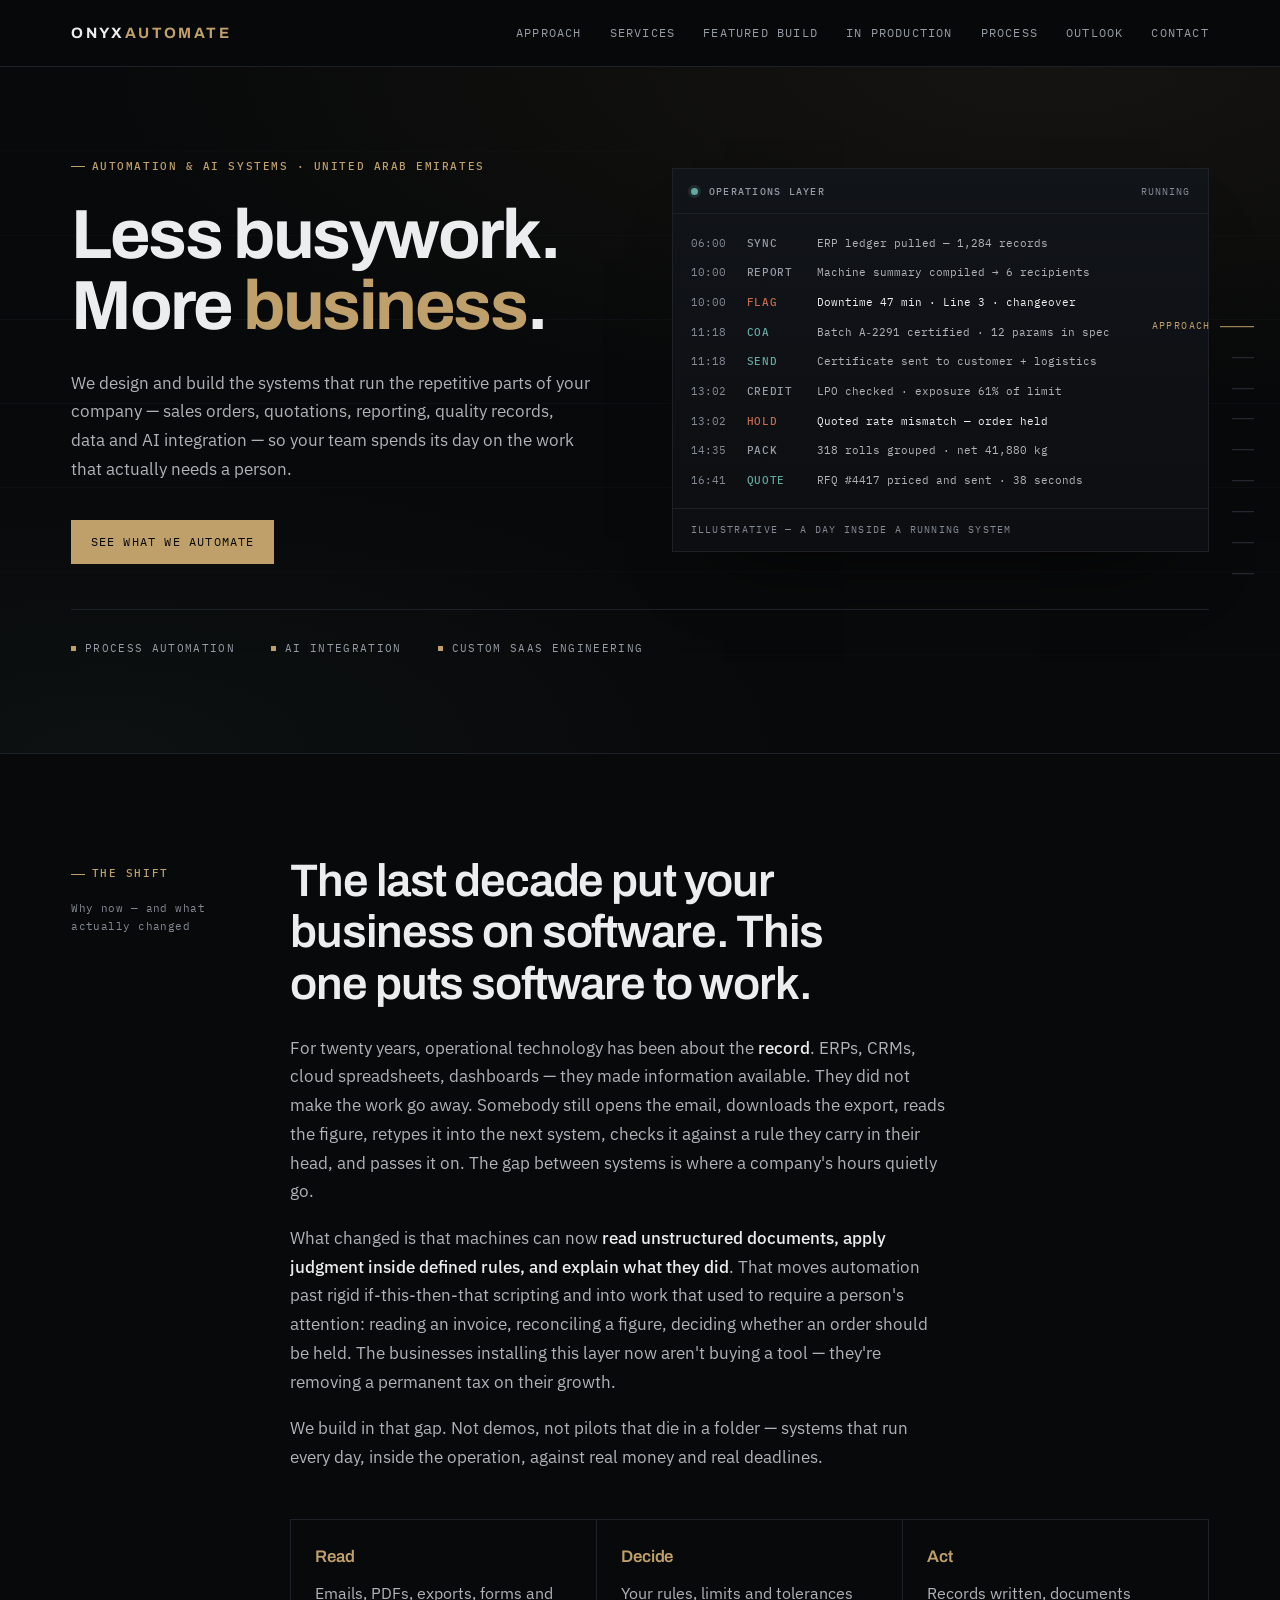
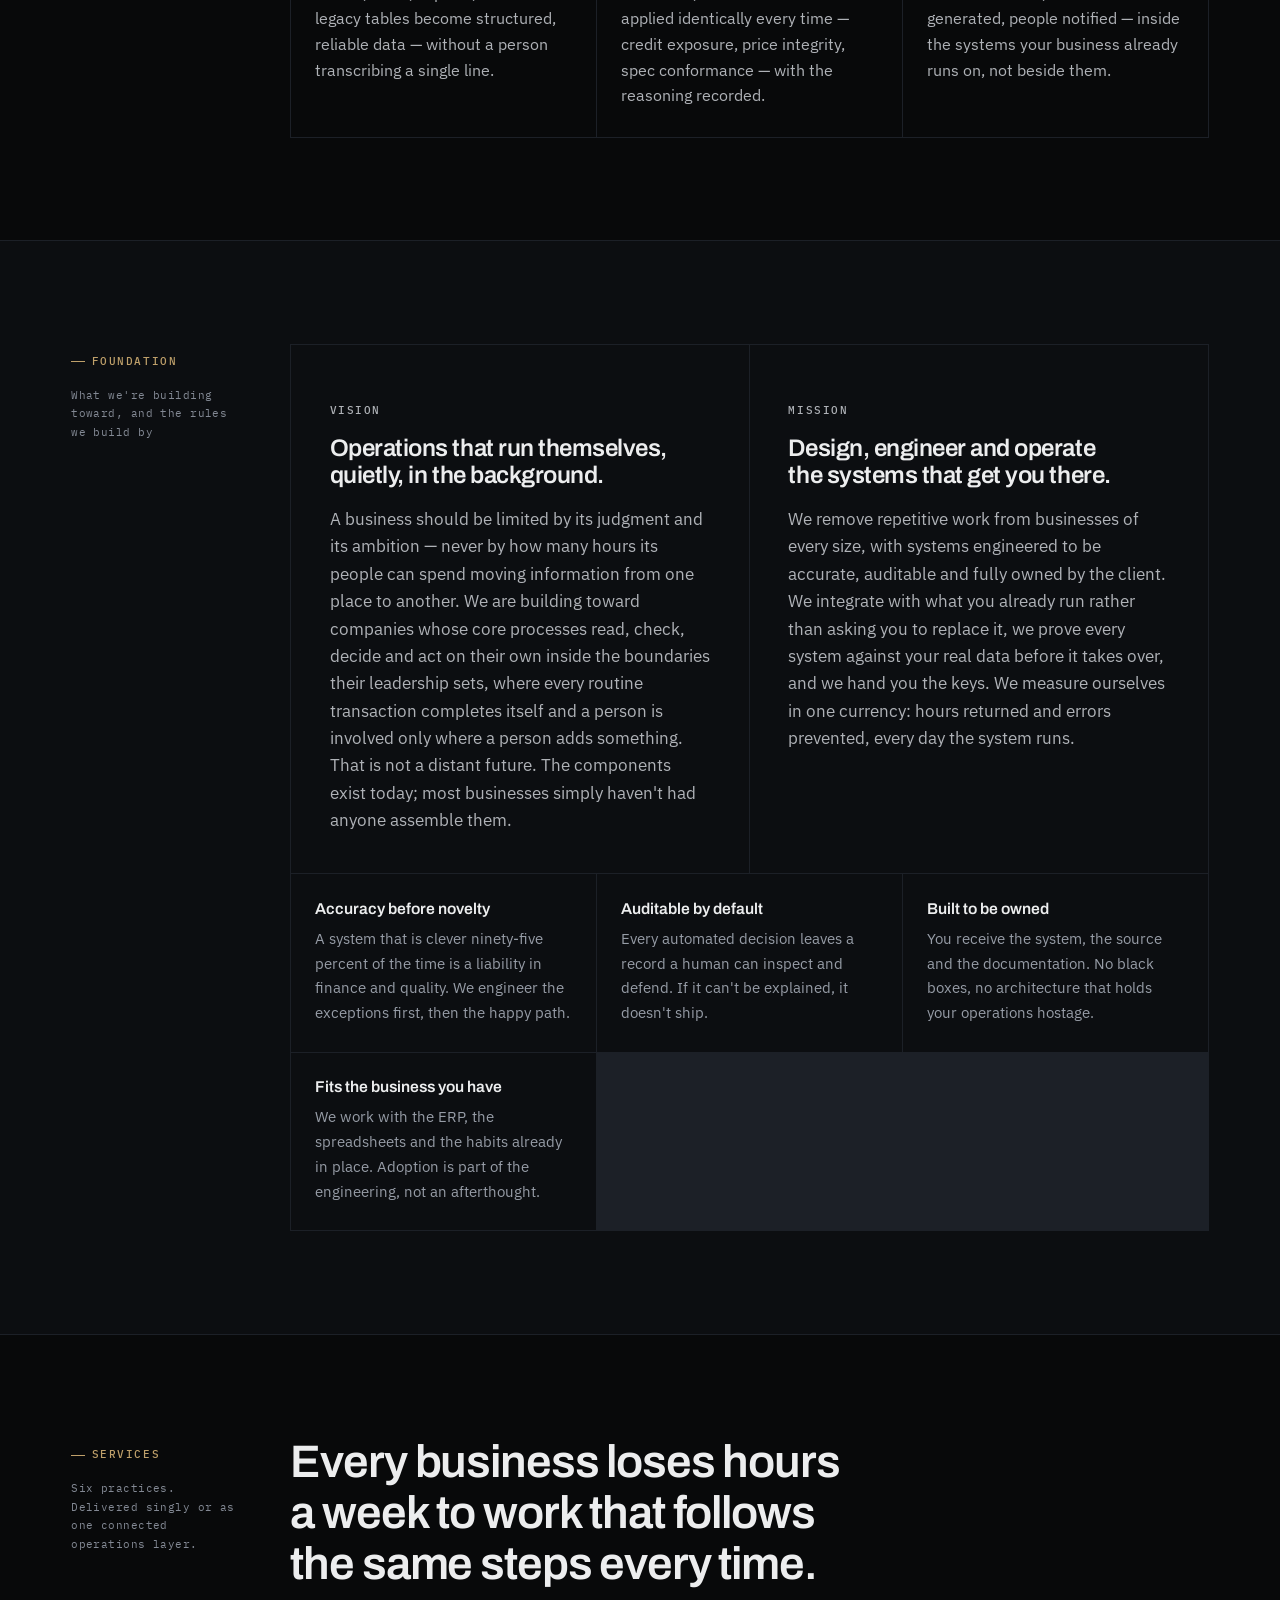
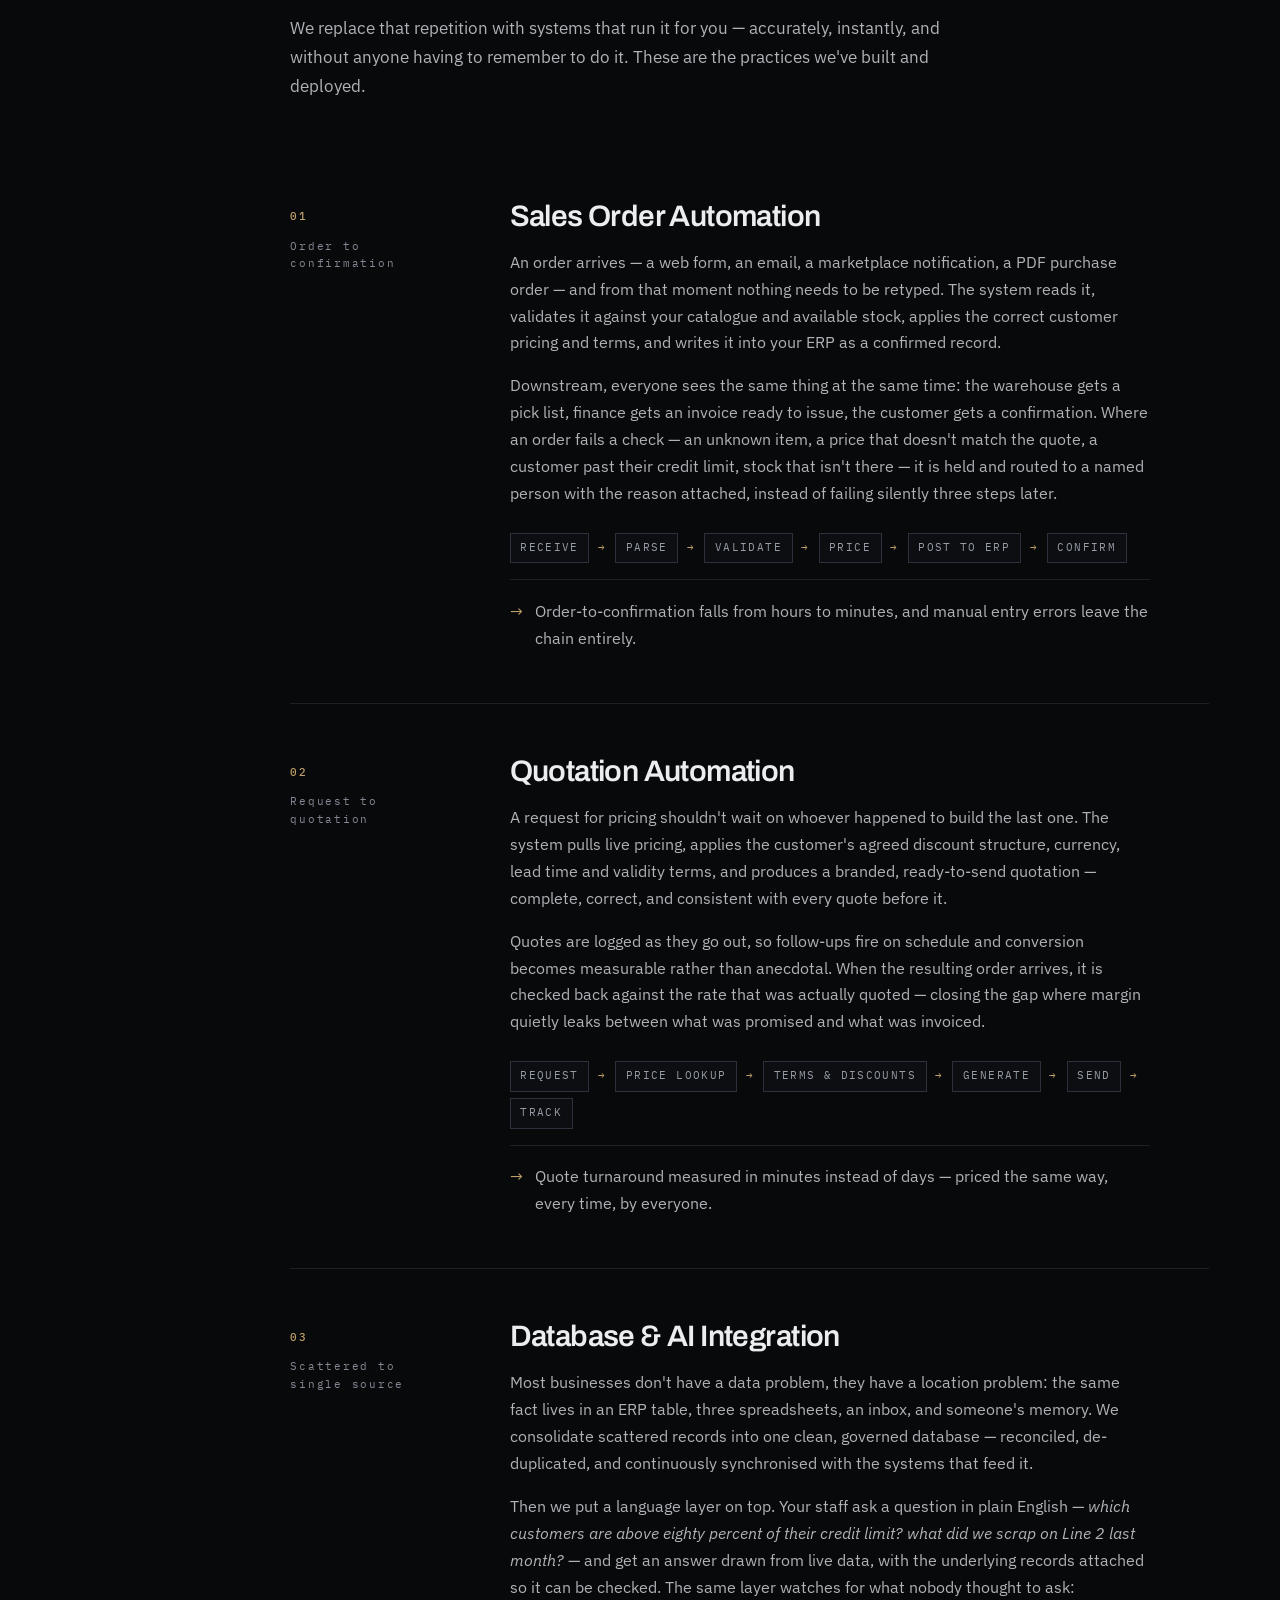
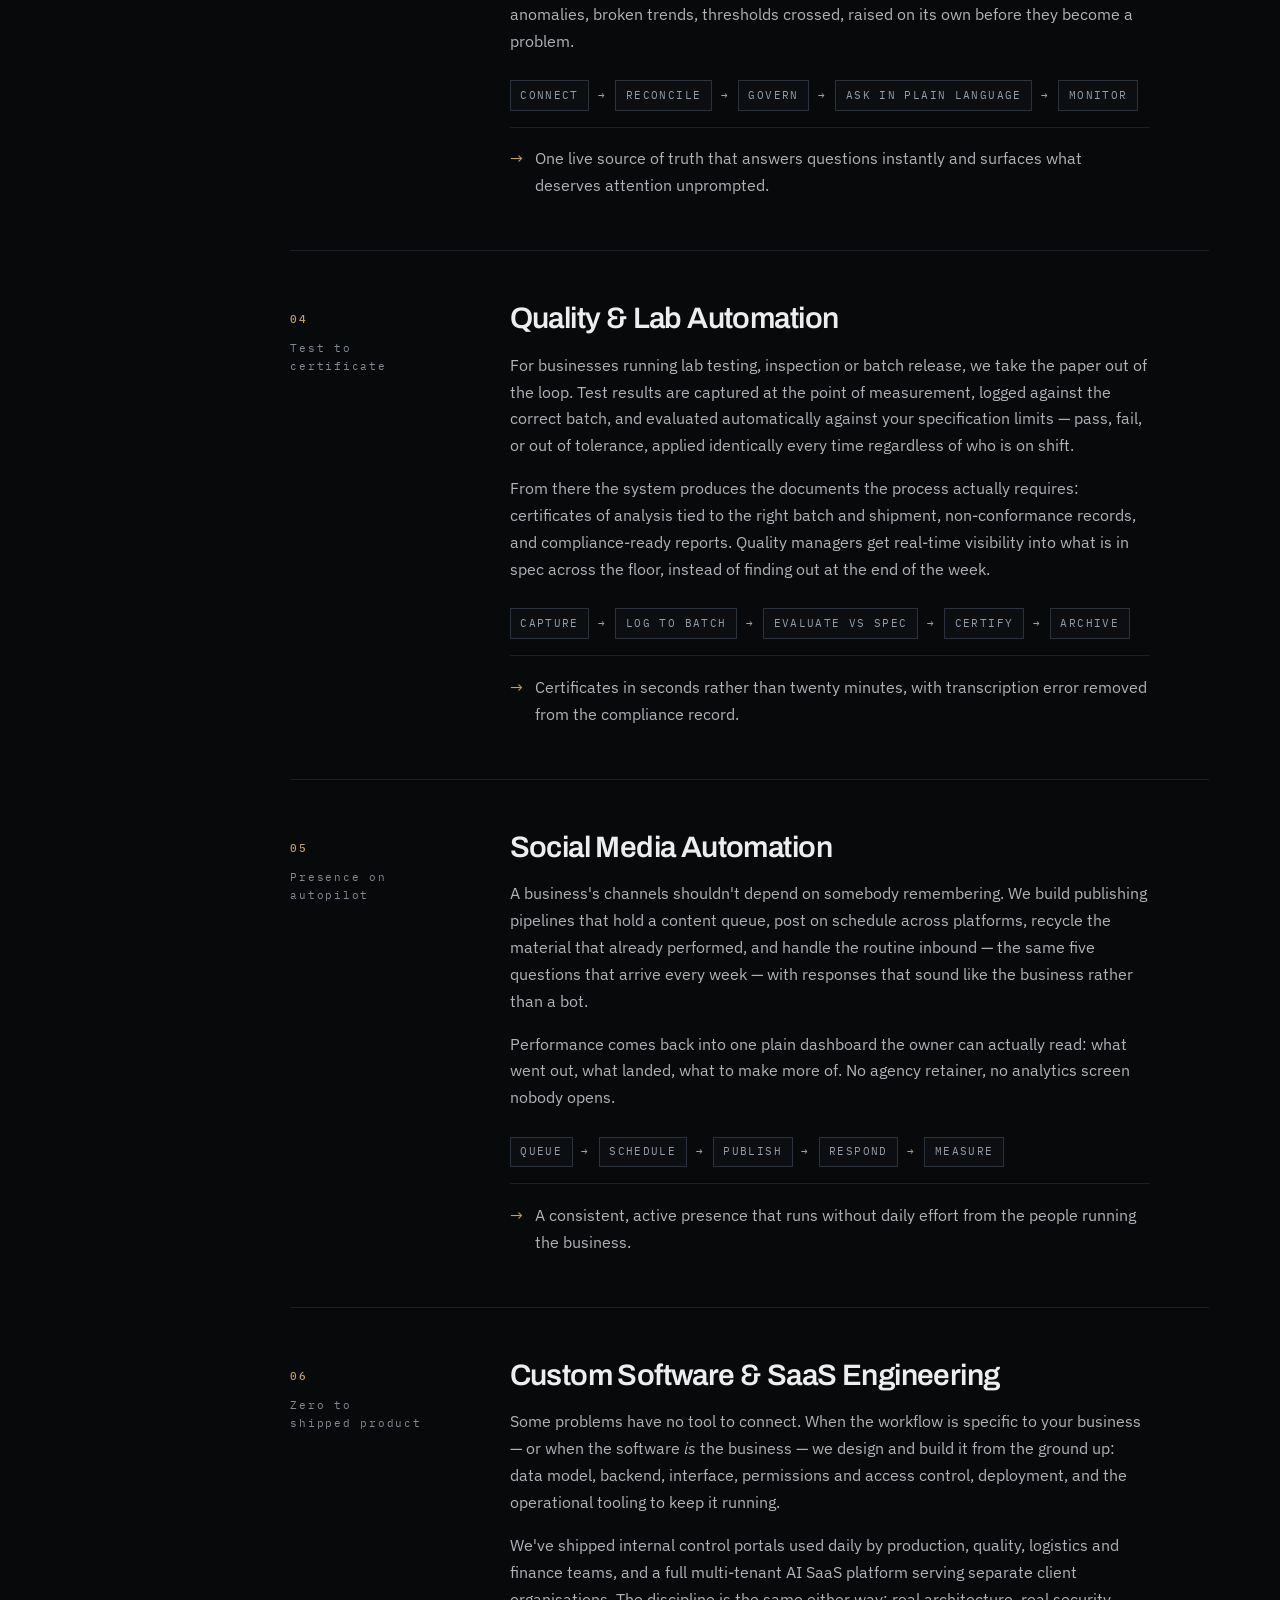
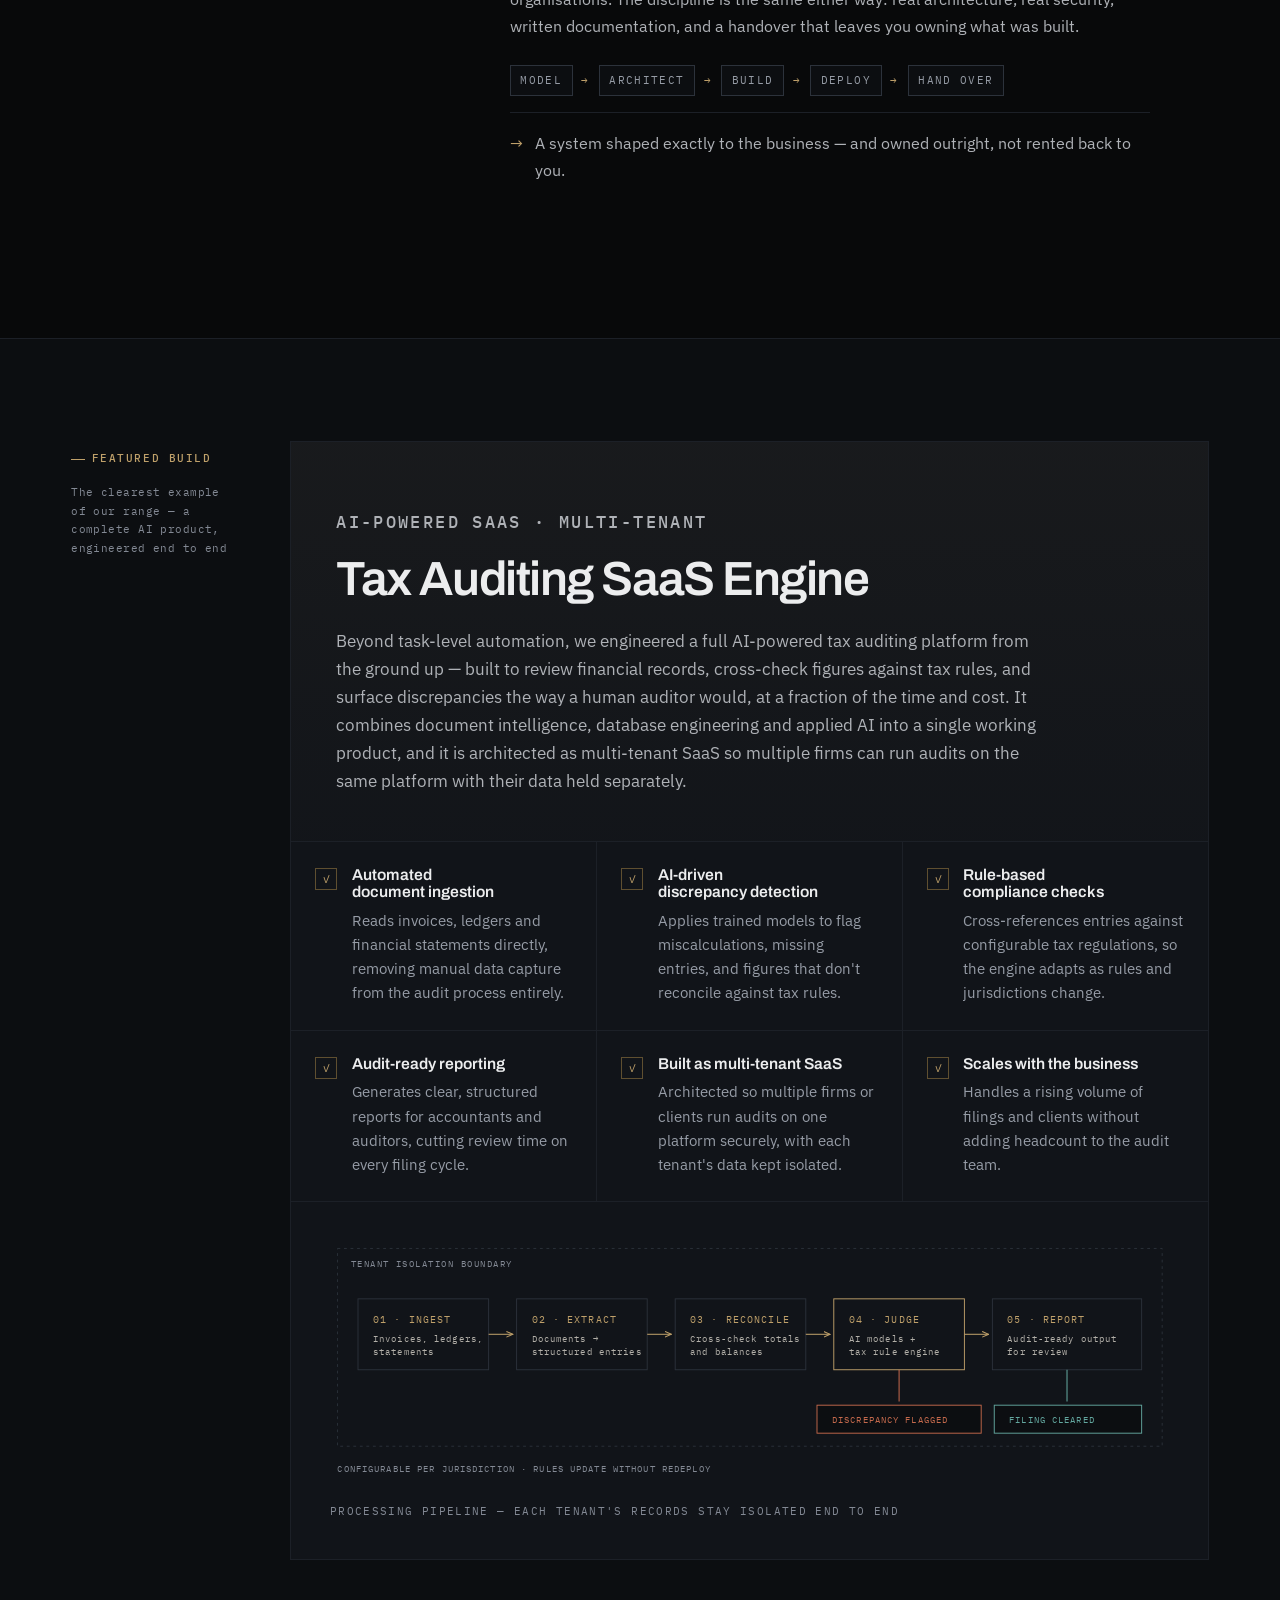
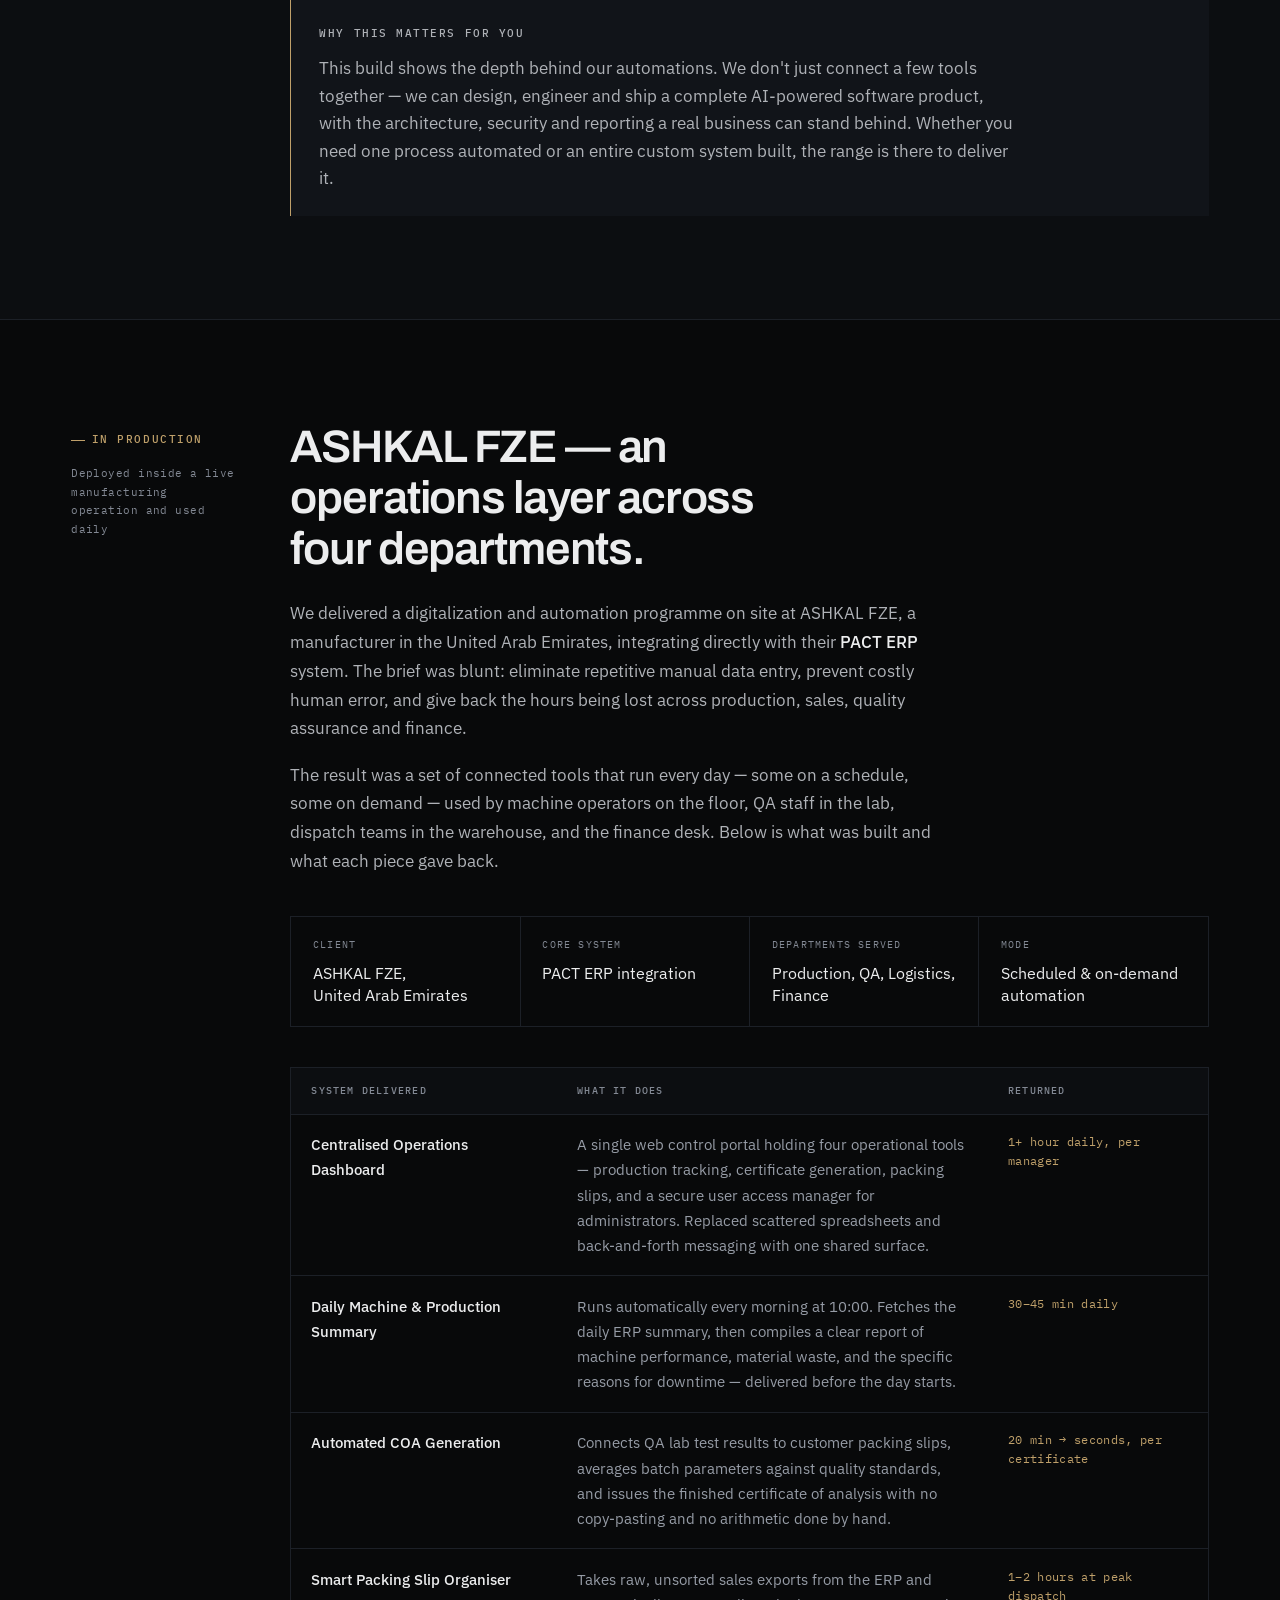
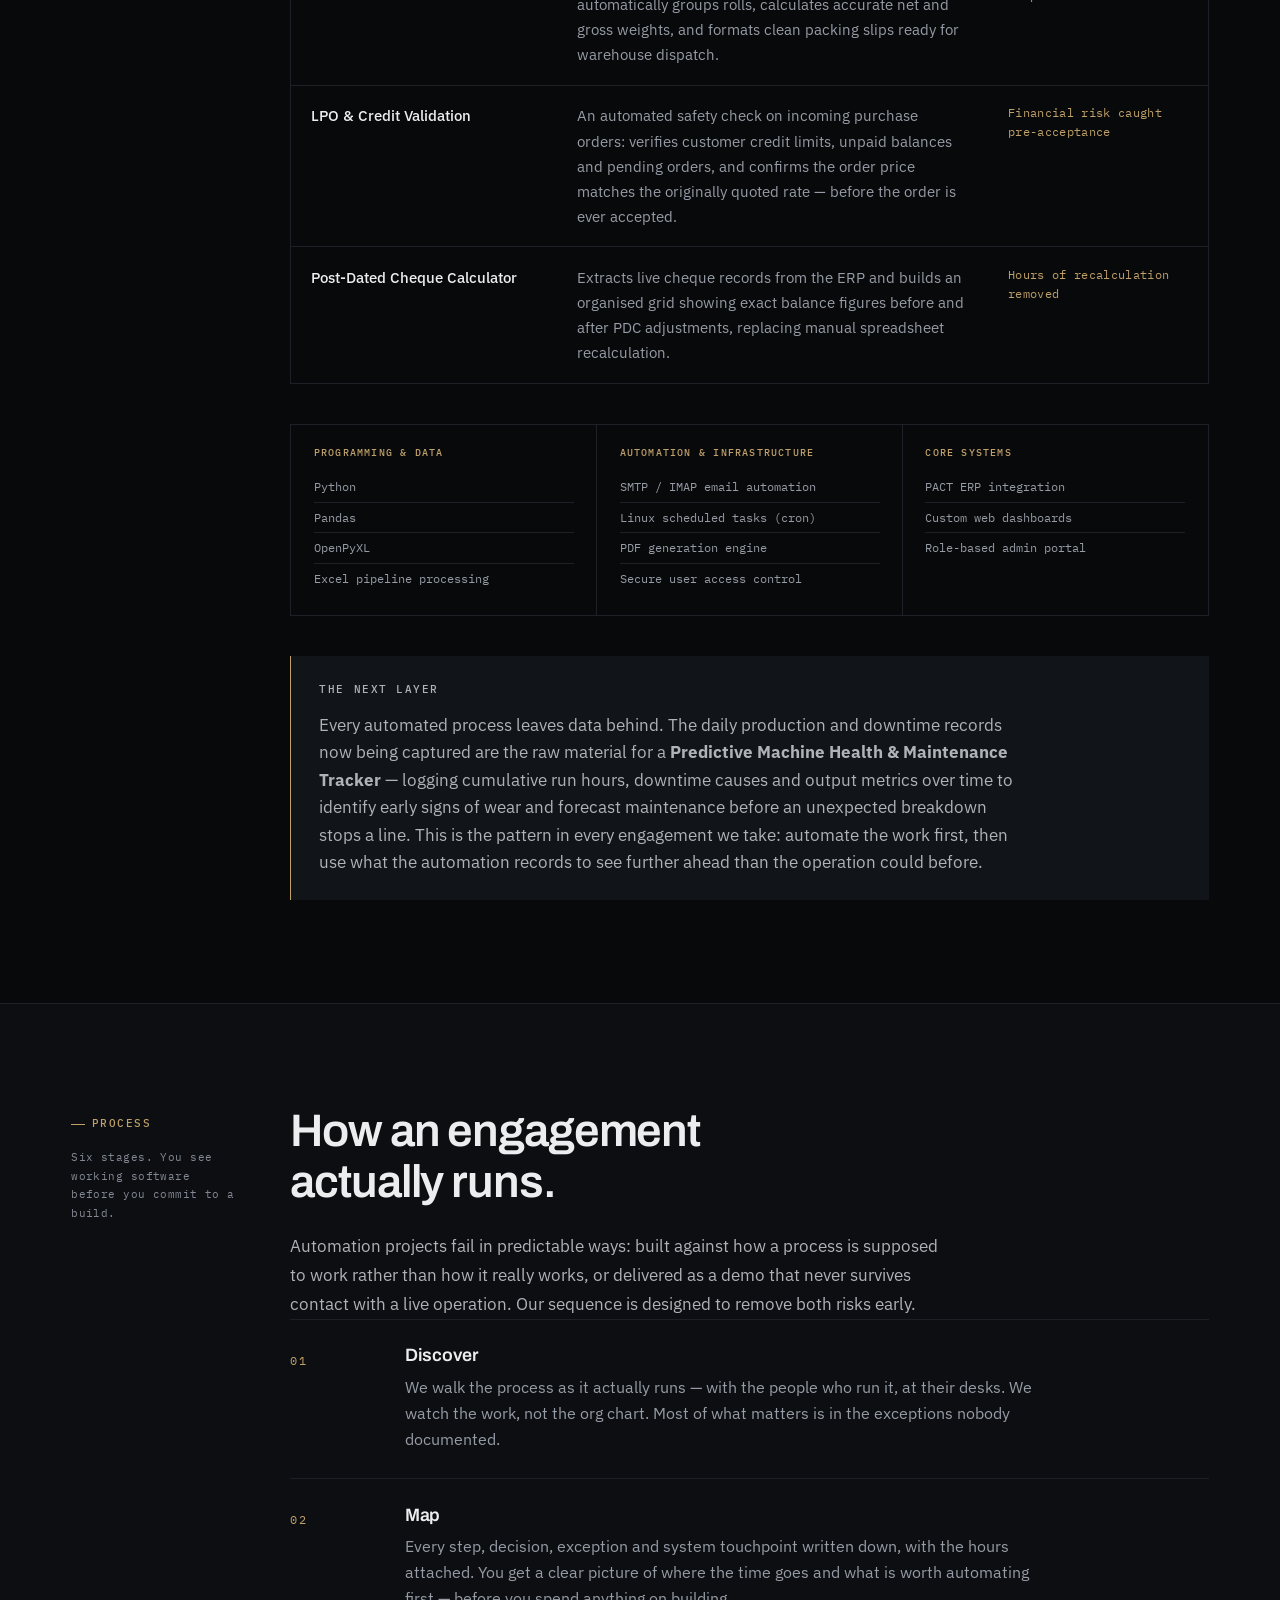
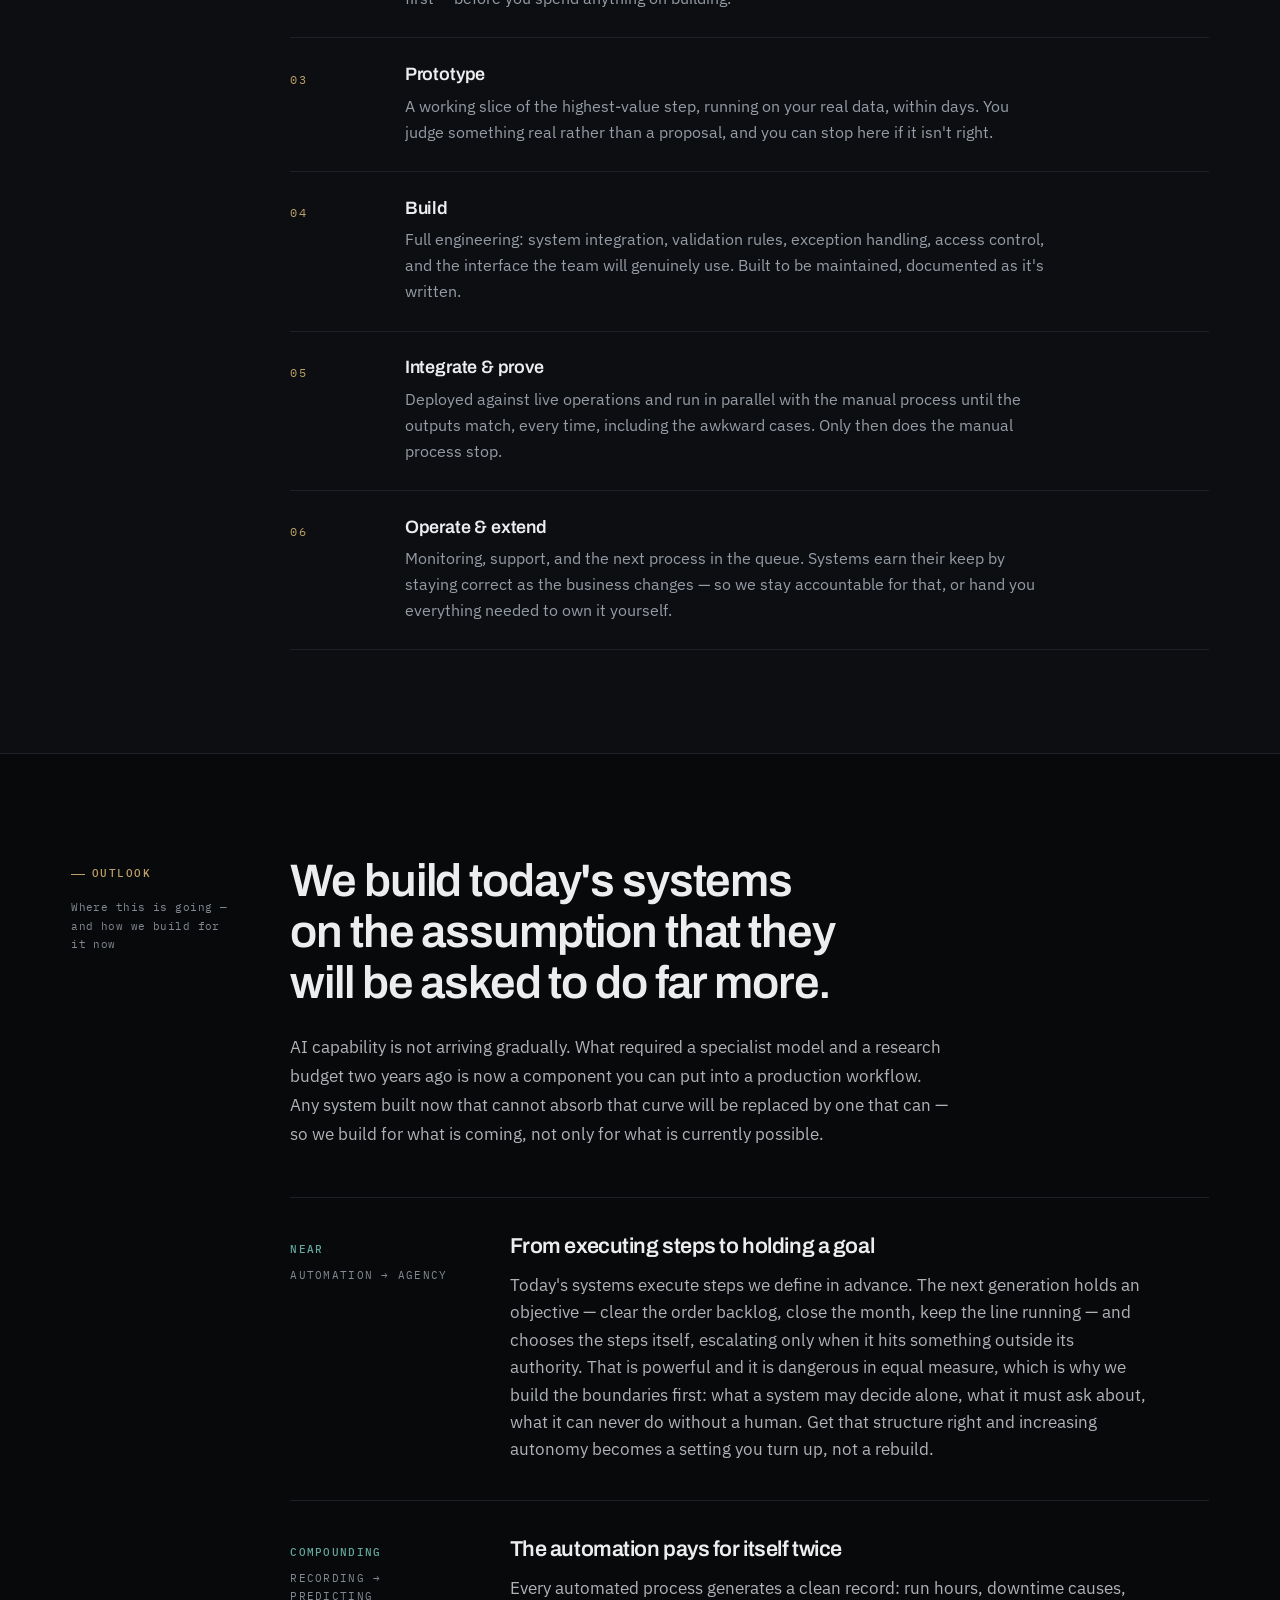
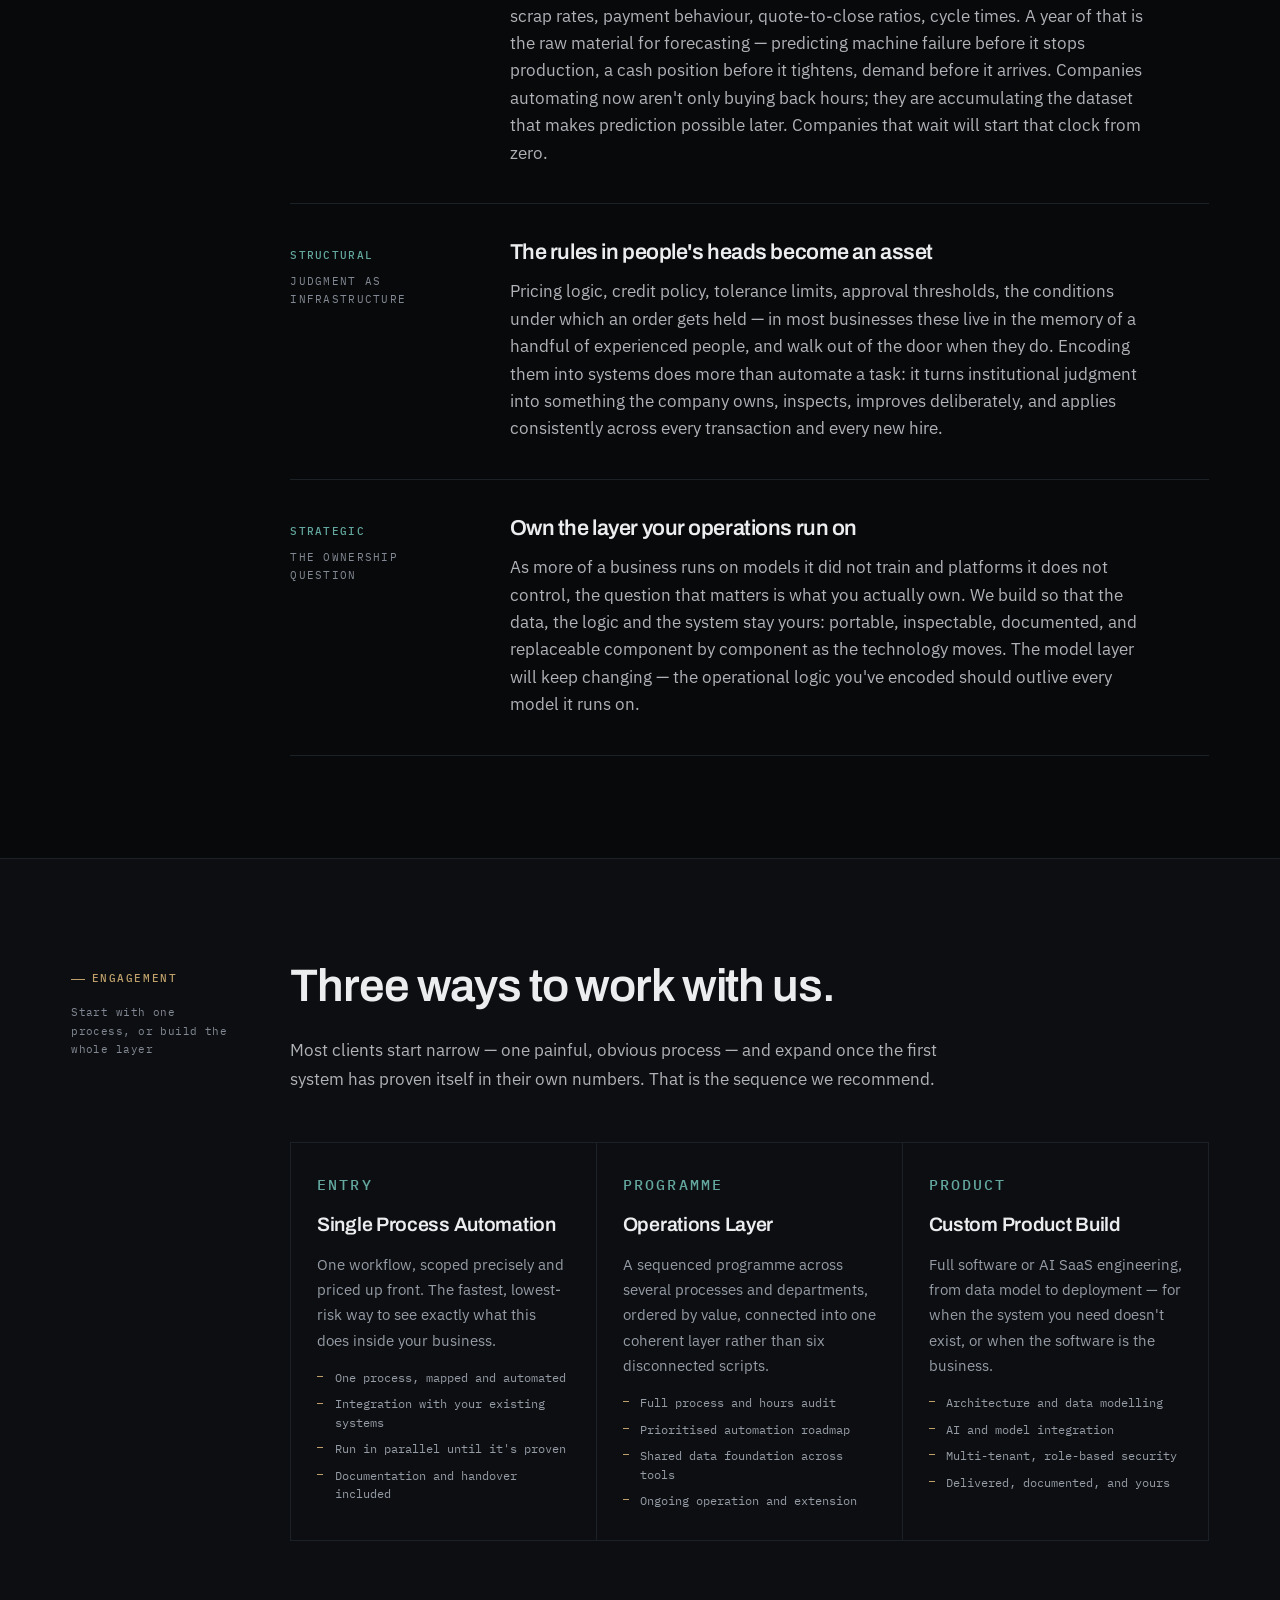
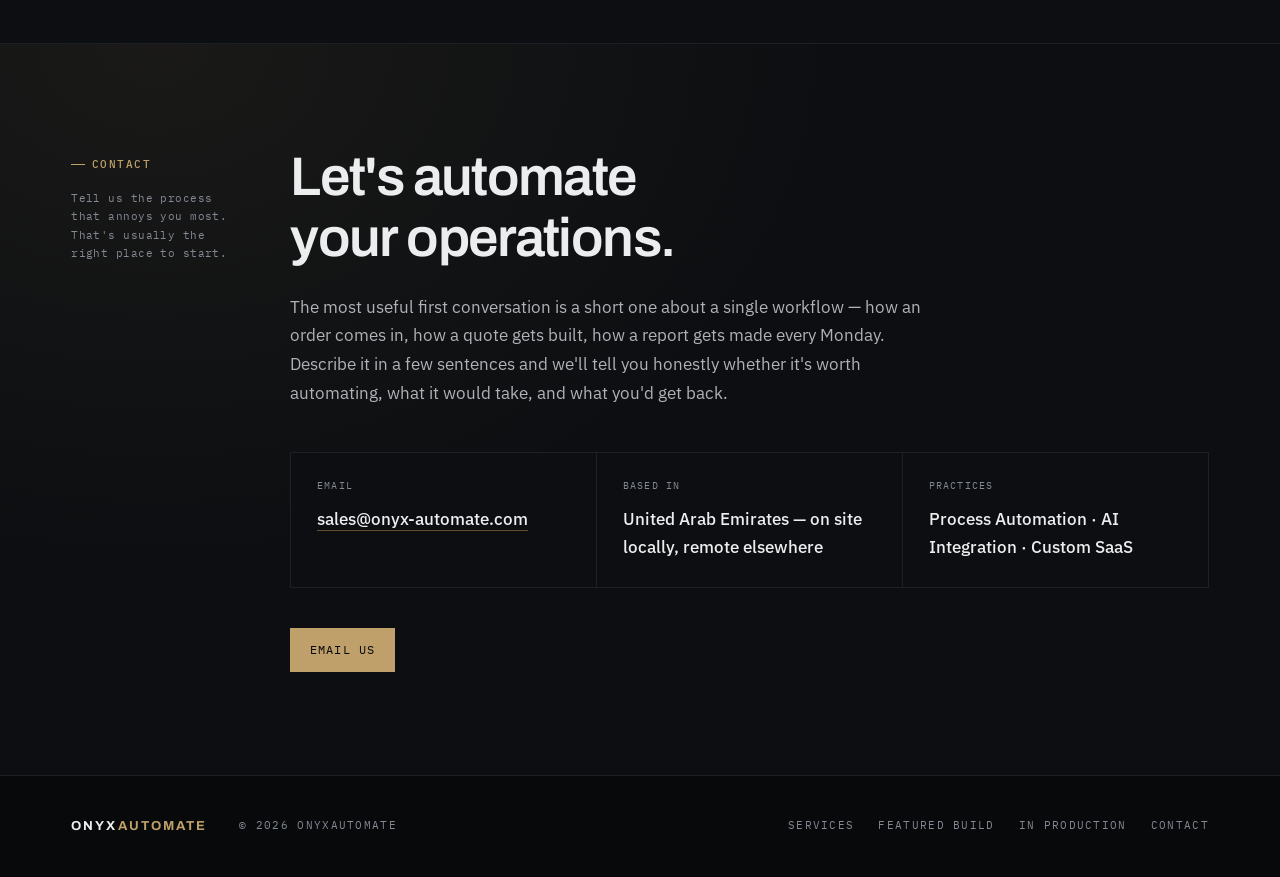
<file: website/index.html>
<!doctype html>
<html lang="en">
<head>
<meta charset="utf-8" />
<meta name="viewport" content="width=device-width, initial-scale=1" />
<title>OnyxAutomate</title>
<meta name="description" content="OnyxAutomate designs, engineers and operates automation and AI systems that take repetitive work off your team — sales orders, quotations, data and AI integration, quality labs, and full custom SaaS builds. Based in the UAE." />
<meta name="theme-color" content="#08090A" />
<meta property="og:title" content="OnyxAutomate — Automation & AI Systems" />
<meta property="og:description" content="Less busywork. More business. Automation and AI systems engineered to be accurate, auditable, and owned by you." />
<meta property="og:type" content="website" />
<link rel="preconnect" href="https://fonts.googleapis.com" />
<link rel="preconnect" href="https://fonts.gstatic.com" crossorigin />
<link rel="stylesheet" href="https://fonts.googleapis.com/css2?family=Archivo:wght@500;600;700&family=IBM+Plex+Sans:wght@300;400;500;600&family=IBM+Plex+Mono:wght@400;500&display=swap" />
<link rel="stylesheet" href="assets/site.css" />
<script>
  document.documentElement.className += " js";
  setTimeout(function () {
    if (window.__onyxReady) return;
    document.querySelectorAll(".rv").forEach(function (el) { el.classList.add("in"); });
    document.querySelectorAll(".log__row").forEach(function (el) { el.classList.add("lit"); });
  }, 3000);
</script>
</head>
<body>

<!-- ============================================================== nav === -->
<header class="nav">
  <div class="wrap nav__in">
    <a class="mark" href="#top">ONYX<span>AUTOMATE</span></a>
    <button class="nav__toggle" type="button" aria-expanded="false" aria-controls="navlinks">Menu</button>
    <nav class="nav__links" id="navlinks" aria-label="Primary">
      <a href="#approach">Approach</a>
      <a href="#services">Services</a>
      <a href="#build">Featured Build</a>
      <a href="#proof">In Production</a>
      <a href="#process">Process</a>
      <a href="#outlook">Outlook</a>
      <a href="#contact">Contact</a>
    </nav>
  </div>
</header>

<!-- ============================================================ gauge === -->
<nav class="gauge" aria-label="Section navigation">
  <a href="#approach" data-g="approach">Approach<i></i></a>
  <a href="#foundation" data-g="foundation">Foundation<i></i></a>
  <a href="#services" data-g="services">Services<i></i></a>
  <a href="#build" data-g="build">Build<i></i></a>
  <a href="#proof" data-g="proof">Production<i></i></a>
  <a href="#process" data-g="process">Process<i></i></a>
  <a href="#outlook" data-g="outlook">Outlook<i></i></a>
  <a href="#engage" data-g="engage">Engage<i></i></a>
  <a href="#contact" data-g="contact">Contact<i></i></a>
</nav>

<main id="top">

<!-- ============================================================= hero === -->
<section class="hero">
  <div class="wrap hero__in">
    <div>
      <p class="eyebrow"><span class="tick"></span>Automation &amp; AI Systems &middot; United Arab Emirates</p>
      <h1>Less busywork.<br />More <em>business</em>.</h1>
      <p class="hero__lede">
        We design and build the systems that run the repetitive parts of your
        company — sales orders, quotations, reporting, quality records, data
        and AI integration — so your team spends its day on the work that
        actually needs a person.
      </p>
      <div class="hero__cta">
        <a class="btn" href="#services">See what we automate</a>
      </div>
    </div>

    <figure class="log" aria-labelledby="logcap">
      <div class="log__bar">
        <span class="log__dot" aria-hidden="true"></span>
        <b>Operations&nbsp;Layer</b>
        <em>Running</em>
      </div>
      <div class="log__body" id="logbody">
        <div class="log__row"><time>06:00</time><b>SYNC</b><span>ERP ledger pulled &mdash; 1,284 records</span></div>
        <div class="log__row"><time>10:00</time><b>REPORT</b><span>Machine summary compiled &rarr; 6 recipients</span></div>
        <div class="log__row is-flag"><time>10:00</time><b>FLAG</b><span>Downtime 47 min &middot; Line 3 &middot; changeover</span></div>
        <div class="log__row is-ok"><time>11:18</time><b>COA</b><span>Batch A&#8209;2291 certified &middot; 12 params in spec</span></div>
        <div class="log__row is-ok"><time>11:18</time><b>SEND</b><span>Certificate sent to customer + logistics</span></div>
        <div class="log__row"><time>13:02</time><b>CREDIT</b><span>LPO checked &middot; exposure 61% of limit</span></div>
        <div class="log__row is-flag"><time>13:02</time><b>HOLD</b><span>Quoted rate mismatch &mdash; order held</span></div>
        <div class="log__row"><time>14:35</time><b>PACK</b><span>318 rolls grouped &middot; net 41,880 kg</span></div>
        <div class="log__row is-ok"><time>16:41</time><b>QUOTE</b><span>RFQ #4417 priced and sent &middot; 38 seconds</span></div>
      </div>
      <figcaption class="log__foot" id="logcap">Illustrative &mdash; a day inside a running system</figcaption>
    </figure>

    <div class="hero__facts">
      <span>Process Automation</span>
      <span>AI Integration</span>
      <span>Custom SaaS Engineering</span>
    </div>
  </div>
</section>

<!-- ========================================================= approach === -->
<section class="sec" id="approach">
  <div class="wrap spec">
    <div class="spec__label">
      <p class="eyebrow"><span class="tick"></span>The Shift</p>
      <p class="spec__note">Why now &mdash; and what actually changed</p>
    </div>
    <div>
      <h2 class="rv">The last decade put your business on software. This one puts software to work.</h2>
      <p class="lede rv">
        For twenty years, operational technology has been about the
        <strong>record</strong>. ERPs, CRMs, cloud spreadsheets, dashboards —
        they made information available. They did not make the work go away.
        Somebody still opens the email, downloads the export, reads the figure,
        retypes it into the next system, checks it against a rule they carry in
        their head, and passes it on. The gap between systems is where a
        company's hours quietly go.
      </p>
      <p class="lede rv">
        What changed is that machines can now <strong>read unstructured
        documents, apply judgment inside defined rules, and explain what they
        did</strong>. That moves automation past rigid if-this-then-that
        scripting and into work that used to require a person's attention:
        reading an invoice, reconciling a figure, deciding whether an order
        should be held. The businesses installing this layer now aren't buying
        a tool — they're removing a permanent tax on their growth.
      </p>
      <p class="lede rv">
        We build in that gap. Not demos, not pilots that die in a folder —
        systems that run every day, inside the operation, against real money
        and real deadlines.
      </p>

      <div class="pillars rv">
        <div class="pillar">
          <h3>Read</h3>
          <p>Emails, PDFs, exports, forms and legacy tables become structured, reliable data — without a person transcribing a single line.</p>
        </div>
        <div class="pillar">
          <h3>Decide</h3>
          <p>Your rules, limits and tolerances applied identically every time — credit exposure, price integrity, spec conformance — with the reasoning recorded.</p>
        </div>
        <div class="pillar">
          <h3>Act</h3>
          <p>Records written, documents generated, people notified — inside the systems your business already runs on, not beside them.</p>
        </div>
      </div>
    </div>
  </div>
</section>

<!-- ======================================================= foundation === -->
<section class="sec sec--stratum" id="foundation">
  <div class="wrap spec">
    <div class="spec__label">
      <p class="eyebrow"><span class="tick"></span>Foundation</p>
      <p class="spec__note">What we're building toward, and the rules we build by</p>
    </div>
    <div>
      <div class="duo rv">
        <div class="duo__cell">
          <p class="eyebrow eyebrow--ash">Vision</p>
          <h3>Operations that run themselves, quietly, in the background.</h3>
          <p>
            A business should be limited by its judgment and its ambition —
            never by how many hours its people can spend moving information
            from one place to another. We are building toward companies whose
            core processes read, check, decide and act on their own inside
            the boundaries their leadership sets, where every routine
            transaction completes itself and a person is involved only where
            a person adds something. That is not a distant future. The
            components exist today; most businesses simply haven't had anyone
            assemble them.
          </p>
        </div>
        <div class="duo__cell">
          <p class="eyebrow eyebrow--ash">Mission</p>
          <h3>Design, engineer and operate the systems that get you there.</h3>
          <p>
            We remove repetitive work from businesses of every size, with
            systems engineered to be accurate, auditable and fully owned by
            the client. We integrate with what you already run rather than
            asking you to replace it, we prove every system against your real
            data before it takes over, and we hand you the keys. We measure
            ourselves in one currency: hours returned and errors prevented,
            every day the system runs.
          </p>
        </div>
      </div>

      <div class="principles rv">
        <div class="principle">
          <h4>Accuracy before novelty</h4>
          <p>A system that is clever ninety-five percent of the time is a liability in finance and quality. We engineer the exceptions first, then the happy path.</p>
        </div>
        <div class="principle">
          <h4>Auditable by default</h4>
          <p>Every automated decision leaves a record a human can inspect and defend. If it can't be explained, it doesn't ship.</p>
        </div>
        <div class="principle">
          <h4>Built to be owned</h4>
          <p>You receive the system, the source and the documentation. No black boxes, no architecture that holds your operations hostage.</p>
        </div>
        <div class="principle">
          <h4>Fits the business you have</h4>
          <p>We work with the ERP, the spreadsheets and the habits already in place. Adoption is part of the engineering, not an afterthought.</p>
        </div>
      </div>
    </div>
  </div>
</section>

<!-- ========================================================= services === -->
<section class="sec" id="services">
  <div class="wrap spec">
    <div class="spec__label">
      <p class="eyebrow"><span class="tick"></span>Services</p>
      <p class="spec__note">Six practices. Delivered singly or as one connected operations layer.</p>
    </div>
    <div>
      <h2 class="rv">Every business loses hours a week to work that follows the same steps every time.</h2>
      <p class="lede rv">
        We replace that repetition with systems that run it for you —
        accurately, instantly, and without anyone having to remember to do it.
        These are the practices we've built and deployed.
      </p>

      <div style="margin-top:3rem;">

        <article class="svc rv">
          <div class="svc__idx"><b>01</b>Order&nbsp;to<br />confirmation</div>
          <div>
            <h3>Sales Order Automation</h3>
            <p>
              An order arrives — a web form, an email, a marketplace
              notification, a PDF purchase order — and from that moment
              nothing needs to be retyped. The system reads it, validates it
              against your catalogue and available stock, applies the correct
              customer pricing and terms, and writes it into your ERP as a
              confirmed record.
            </p>
            <p>
              Downstream, everyone sees the same thing at the same time: the
              warehouse gets a pick list, finance gets an invoice ready to
              issue, the customer gets a confirmation. Where an order fails a
              check — an unknown item, a price that doesn't match the quote, a
              customer past their credit limit, stock that isn't there — it is
              held and routed to a named person with the reason attached,
              instead of failing silently three steps later.
            </p>
            <div class="flow">
              <span>Receive</span><i>&rarr;</i>
              <span>Parse</span><i>&rarr;</i>
              <span>Validate</span><i>&rarr;</i>
              <span>Price</span><i>&rarr;</i>
              <span>Post to ERP</span><i>&rarr;</i>
              <span>Confirm</span>
            </div>
            <p class="outcome">Order-to-confirmation falls from hours to minutes, and manual entry errors leave the chain entirely.</p>
          </div>
        </article>

        <article class="svc rv">
          <div class="svc__idx"><b>02</b>Request&nbsp;to<br />quotation</div>
          <div>
            <h3>Quotation Automation</h3>
            <p>
              A request for pricing shouldn't wait on whoever happened to build
              the last one. The system pulls live pricing, applies the
              customer's agreed discount structure, currency, lead time and
              validity terms, and produces a branded, ready-to-send quotation —
              complete, correct, and consistent with every quote before it.
            </p>
            <p>
              Quotes are logged as they go out, so follow-ups fire on schedule
              and conversion becomes measurable rather than anecdotal. When the
              resulting order arrives, it is checked back against the rate that
              was actually quoted — closing the gap where margin quietly leaks
              between what was promised and what was invoiced.
            </p>
            <div class="flow">
              <span>Request</span><i>&rarr;</i>
              <span>Price lookup</span><i>&rarr;</i>
              <span>Terms &amp; discounts</span><i>&rarr;</i>
              <span>Generate</span><i>&rarr;</i>
              <span>Send</span><i>&rarr;</i>
              <span>Track</span>
            </div>
            <p class="outcome">Quote turnaround measured in minutes instead of days — priced the same way, every time, by everyone.</p>
          </div>
        </article>

        <article class="svc rv">
          <div class="svc__idx"><b>03</b>Scattered&nbsp;to<br />single&nbsp;source</div>
          <div>
            <h3>Database &amp; AI Integration</h3>
            <p>
              Most businesses don't have a data problem, they have a location
              problem: the same fact lives in an ERP table, three spreadsheets,
              an inbox, and someone's memory. We consolidate scattered records
              into one clean, governed database — reconciled, de-duplicated,
              and continuously synchronised with the systems that feed it.
            </p>
            <p>
              Then we put a language layer on top. Your staff ask a question in
              plain English — <em>which customers are above eighty percent of
              their credit limit? what did we scrap on Line 2 last month?</em> —
              and get an answer drawn from live data, with the underlying
              records attached so it can be checked. The same layer watches for
              what nobody thought to ask: anomalies, broken trends, thresholds
              crossed, raised on its own before they become a problem.
            </p>
            <div class="flow">
              <span>Connect</span><i>&rarr;</i>
              <span>Reconcile</span><i>&rarr;</i>
              <span>Govern</span><i>&rarr;</i>
              <span>Ask in plain language</span><i>&rarr;</i>
              <span>Monitor</span>
            </div>
            <p class="outcome">One live source of truth that answers questions instantly and surfaces what deserves attention unprompted.</p>
          </div>
        </article>

        <article class="svc rv">
          <div class="svc__idx"><b>04</b>Test&nbsp;to<br />certificate</div>
          <div>
            <h3>Quality &amp; Lab Automation</h3>
            <p>
              For businesses running lab testing, inspection or batch release,
              we take the paper out of the loop. Test results are captured at
              the point of measurement, logged against the correct batch, and
              evaluated automatically against your specification limits —
              pass, fail, or out of tolerance, applied identically every time
              regardless of who is on shift.
            </p>
            <p>
              From there the system produces the documents the process actually
              requires: certificates of analysis tied to the right batch and
              shipment, non-conformance records, and compliance-ready reports.
              Quality managers get real-time visibility into what is in spec
              across the floor, instead of finding out at the end of the week.
            </p>
            <div class="flow">
              <span>Capture</span><i>&rarr;</i>
              <span>Log to batch</span><i>&rarr;</i>
              <span>Evaluate vs spec</span><i>&rarr;</i>
              <span>Certify</span><i>&rarr;</i>
              <span>Archive</span>
            </div>
            <p class="outcome">Certificates in seconds rather than twenty minutes, with transcription error removed from the compliance record.</p>
          </div>
        </article>

        <article class="svc rv">
          <div class="svc__idx"><b>05</b>Presence&nbsp;on<br />autopilot</div>
          <div>
            <h3>Social Media Automation</h3>
            <p>
              A business's channels shouldn't depend on somebody remembering.
              We build publishing pipelines that hold a content queue, post on
              schedule across platforms, recycle the material that already
              performed, and handle the routine inbound — the same five
              questions that arrive every week — with responses that sound like
              the business rather than a bot.
            </p>
            <p>
              Performance comes back into one plain dashboard the owner can
              actually read: what went out, what landed, what to make more of.
              No agency retainer, no analytics screen nobody opens.
            </p>
            <div class="flow">
              <span>Queue</span><i>&rarr;</i>
              <span>Schedule</span><i>&rarr;</i>
              <span>Publish</span><i>&rarr;</i>
              <span>Respond</span><i>&rarr;</i>
              <span>Measure</span>
            </div>
            <p class="outcome">A consistent, active presence that runs without daily effort from the people running the business.</p>
          </div>
        </article>

        <article class="svc rv">
          <div class="svc__idx"><b>06</b>Zero&nbsp;to<br />shipped&nbsp;product</div>
          <div>
            <h3>Custom Software &amp; SaaS Engineering</h3>
            <p>
              Some problems have no tool to connect. When the workflow is
              specific to your business — or when the software <em>is</em> the
              business — we design and build it from the ground up: data model,
              backend, interface, permissions and access control, deployment,
              and the operational tooling to keep it running.
            </p>
            <p>
              We've shipped internal control portals used daily by production,
              quality, logistics and finance teams, and a full multi-tenant
              AI SaaS platform serving separate client organisations. The
              discipline is the same either way: real architecture, real
              security, written documentation, and a handover that leaves you
              owning what was built.
            </p>
            <div class="flow">
              <span>Model</span><i>&rarr;</i>
              <span>Architect</span><i>&rarr;</i>
              <span>Build</span><i>&rarr;</i>
              <span>Deploy</span><i>&rarr;</i>
              <span>Hand over</span>
            </div>
            <p class="outcome">A system shaped exactly to the business — and owned outright, not rented back to you.</p>
          </div>
        </article>

      </div>
    </div>
  </div>
</section>

<!-- ============================================================ build === -->
<section class="sec sec--stratum" id="build">
  <div class="wrap spec">
    <div class="spec__label">
      <p class="eyebrow"><span class="tick"></span>Featured Build</p>
      <p class="spec__note">The clearest example of our range — a complete AI product, engineered end to end</p>
    </div>
    <div>
      <div class="build rv">
        <div class="build__head">
          <p class="eyebrow">AI-Powered SaaS &middot; Multi-Tenant</p>
          <h3>Tax Auditing SaaS Engine</h3>
          <p>
            Beyond task-level automation, we engineered a full AI-powered tax
            auditing platform from the ground up — built to review financial
            records, cross-check figures against tax rules, and surface
            discrepancies the way a human auditor would, at a fraction of the
            time and cost. It combines document intelligence, database
            engineering and applied AI into a single working product, and it is
            architected as multi-tenant SaaS so multiple firms can run audits on
            the same platform with their data held separately.
          </p>
        </div>

        <div class="caps">
          <div class="cap"><span class="cap__k" aria-hidden="true">&#10003;</span><div>
            <h4>Automated document ingestion</h4>
            <p>Reads invoices, ledgers and financial statements directly, removing manual data capture from the audit process entirely.</p>
          </div></div>
          <div class="cap"><span class="cap__k" aria-hidden="true">&#10003;</span><div>
            <h4>AI-driven discrepancy detection</h4>
            <p>Applies trained models to flag miscalculations, missing entries, and figures that don't reconcile against tax rules.</p>
          </div></div>
          <div class="cap"><span class="cap__k" aria-hidden="true">&#10003;</span><div>
            <h4>Rule-based compliance checks</h4>
            <p>Cross-references entries against configurable tax regulations, so the engine adapts as rules and jurisdictions change.</p>
          </div></div>
          <div class="cap"><span class="cap__k" aria-hidden="true">&#10003;</span><div>
            <h4>Audit-ready reporting</h4>
            <p>Generates clear, structured reports for accountants and auditors, cutting review time on every filing cycle.</p>
          </div></div>
          <div class="cap"><span class="cap__k" aria-hidden="true">&#10003;</span><div>
            <h4>Built as multi-tenant SaaS</h4>
            <p>Architected so multiple firms or clients run audits on one platform securely, with each tenant's data kept isolated.</p>
          </div></div>
          <div class="cap"><span class="cap__k" aria-hidden="true">&#10003;</span><div>
            <h4>Scales with the business</h4>
            <p>Handles a rising volume of filings and clients without adding headcount to the audit team.</p>
          </div></div>
        </div>

        <figure class="diagram">
          <svg viewBox="0 0 900 262" role="img" aria-labelledby="archtitle archdesc">
            <title id="archtitle">Tax Auditing SaaS Engine — processing architecture</title>
            <desc id="archdesc">Documents are ingested, extracted into structured entries, reconciled, checked against a configurable rules engine, and rendered as an audit report. A tenant isolation boundary spans the whole pipeline.</desc>
            <defs>
              <marker id="arw" viewBox="0 0 10 10" refX="9" refY="5" markerWidth="7" markerHeight="7" orient="auto">
                <path d="M0,1 L9,5 L0,9" fill="none" stroke="#BFA06A" stroke-width="1.4" />
              </marker>
            </defs>

            <!-- tenant boundary -->
            <rect x="8" y="8" width="884" height="212" fill="none" stroke="#2C323B" stroke-width="1" stroke-dasharray="3 4" />
            <text x="22" y="28" fill="#838994" font-family="IBM Plex Mono, monospace" font-size="10" letter-spacing="1.6">TENANT ISOLATION BOUNDARY</text>

            <!-- stages -->
            <g font-family="IBM Plex Mono, monospace" font-size="10.5" letter-spacing="1.2">
              <g>
                <rect x="30" y="62" width="140" height="76" fill="#111419" stroke="#2C323B" />
                <text x="46" y="88" fill="#BFA06A">01 &#183; INGEST</text>
                <text x="46" y="108" fill="#B3B0A9" font-size="9.5">Invoices, ledgers,</text>
                <text x="46" y="122" fill="#B3B0A9" font-size="9.5">statements</text>
              </g>
              <g>
                <rect x="200" y="62" width="140" height="76" fill="#111419" stroke="#2C323B" />
                <text x="216" y="88" fill="#BFA06A">02 &#183; EXTRACT</text>
                <text x="216" y="108" fill="#B3B0A9" font-size="9.5">Documents &#8594;</text>
                <text x="216" y="122" fill="#B3B0A9" font-size="9.5">structured entries</text>
              </g>
              <g>
                <rect x="370" y="62" width="140" height="76" fill="#111419" stroke="#2C323B" />
                <text x="386" y="88" fill="#BFA06A">03 &#183; RECONCILE</text>
                <text x="386" y="108" fill="#B3B0A9" font-size="9.5">Cross-check totals</text>
                <text x="386" y="122" fill="#B3B0A9" font-size="9.5">and balances</text>
              </g>
              <g>
                <rect x="540" y="62" width="140" height="76" fill="#111419" stroke="#BFA06A" />
                <text x="556" y="88" fill="#BFA06A">04 &#183; JUDGE</text>
                <text x="556" y="108" fill="#B3B0A9" font-size="9.5">AI models +</text>
                <text x="556" y="122" fill="#B3B0A9" font-size="9.5">tax rule engine</text>
              </g>
              <g>
                <rect x="710" y="62" width="160" height="76" fill="#111419" stroke="#2C323B" />
                <text x="726" y="88" fill="#BFA06A">05 &#183; REPORT</text>
                <text x="726" y="108" fill="#B3B0A9" font-size="9.5">Audit-ready output</text>
                <text x="726" y="122" fill="#B3B0A9" font-size="9.5">for review</text>
              </g>
            </g>

            <!-- connectors -->
            <g stroke="#BFA06A" stroke-width="1.1" marker-end="url(#arw)" fill="none">
              <path d="M170,100 L196,100" />
              <path d="M340,100 L366,100" />
              <path d="M510,100 L536,100" />
              <path d="M680,100 L706,100" />
            </g>

            <!-- outputs -->
            <g font-family="IBM Plex Mono, monospace" font-size="9.5" letter-spacing="1.2">
              <path d="M610,138 L610,168 L610,172" stroke="#C4694C" stroke-width="1.1" fill="none" />
              <rect x="522" y="176" width="176" height="30" fill="#0C0E11" stroke="#C4694C" />
              <text x="538" y="195" fill="#C4694C">DISCREPANCY FLAGGED</text>

              <path d="M790,138 L790,168 L790,172" stroke="#63A79F" stroke-width="1.1" fill="none" />
              <rect x="712" y="176" width="158" height="30" fill="#0C0E11" stroke="#63A79F" />
              <text x="728" y="195" fill="#63A79F">FILING CLEARED</text>

              <text x="8" y="248" fill="#838994">CONFIGURABLE PER JURISDICTION &#183; RULES UPDATE WITHOUT REDEPLOY</text>
            </g>
          </svg>
          <figcaption>Processing pipeline — each tenant's records stay isolated end to end</figcaption>
        </figure>
      </div>

      <div class="aside rv">
        <p class="eyebrow">Why this matters for you</p>
        <p>
          This build shows the depth behind our automations. We don't just
          connect a few tools together — we can design, engineer and ship a
          complete AI-powered software product, with the architecture, security
          and reporting a real business can stand behind. Whether you need one
          process automated or an entire custom system built, the range is
          there to deliver it.
        </p>
      </div>
    </div>
  </div>
</section>

<!-- ============================================================ proof === -->
<section class="sec" id="proof">
  <div class="wrap spec">
    <div class="spec__label">
      <p class="eyebrow"><span class="tick"></span>In Production</p>
      <p class="spec__note">Deployed inside a live manufacturing operation and used daily</p>
    </div>
    <div>
      <h2 class="rv">ASHKAL FZE — an operations layer across four departments.</h2>
      <p class="lede rv">
        We delivered a digitalization and automation programme on site at
        ASHKAL FZE, a manufacturer in the United Arab Emirates, integrating
        directly with their <strong>PACT ERP</strong> system. The brief was
        blunt: eliminate repetitive manual data entry, prevent costly human
        error, and give back the hours being lost across production, sales,
        quality assurance and finance.
      </p>
      <p class="lede rv">
        The result was a set of connected tools that run every day — some on a
        schedule, some on demand — used by machine operators on the floor,
        QA staff in the lab, dispatch teams in the warehouse, and the finance
        desk. Below is what was built and what each piece gave back.
      </p>

      <dl class="case__meta rv">
        <div><dt>Client</dt><dd>ASHKAL FZE, United&nbsp;Arab&nbsp;Emirates</dd></div>
        <div><dt>Core system</dt><dd>PACT ERP integration</dd></div>
        <div><dt>Departments served</dt><dd>Production, QA, Logistics, Finance</dd></div>
        <div><dt>Mode</dt><dd>Scheduled &amp; on-demand automation</dd></div>
      </dl>

      <div class="tbl rv">
        <table>
          <caption class="sr-only">Systems delivered at ASHKAL FZE and the operational benefit of each</caption>
          <thead>
            <tr><th scope="col">System delivered</th><th scope="col">What it does</th><th scope="col">Returned</th></tr>
          </thead>
          <tbody>
            <tr>
              <td>Centralised Operations Dashboard</td>
              <td>A single web control portal holding four operational tools — production tracking, certificate generation, packing slips, and a secure user access manager for administrators. Replaced scattered spreadsheets and back-and-forth messaging with one shared surface.</td>
              <td>1+ hour daily, per manager</td>
            </tr>
            <tr>
              <td>Daily Machine &amp; Production Summary</td>
              <td>Runs automatically every morning at 10:00. Fetches the daily ERP summary, then compiles a clear report of machine performance, material waste, and the specific reasons for downtime — delivered before the day starts.</td>
              <td>30&ndash;45 min daily</td>
            </tr>
            <tr>
              <td>Automated COA Generation</td>
              <td>Connects QA lab test results to customer packing slips, averages batch parameters against quality standards, and issues the finished certificate of analysis with no copy-pasting and no arithmetic done by hand.</td>
              <td>20 min &rarr; seconds, per certificate</td>
            </tr>
            <tr>
              <td>Smart Packing Slip Organiser</td>
              <td>Takes raw, unsorted sales exports from the ERP and automatically groups rolls, calculates accurate net and gross weights, and formats clean packing slips ready for warehouse dispatch.</td>
              <td>1&ndash;2 hours at peak dispatch</td>
            </tr>
            <tr>
              <td>LPO &amp; Credit Validation</td>
              <td>An automated safety check on incoming purchase orders: verifies customer credit limits, unpaid balances and pending orders, and confirms the order price matches the originally quoted rate — before the order is ever accepted.</td>
              <td>Financial risk caught pre-acceptance</td>
            </tr>
            <tr>
              <td>Post-Dated Cheque Calculator</td>
              <td>Extracts live cheque records from the ERP and builds an organised grid showing exact balance figures before and after PDC adjustments, replacing manual spreadsheet recalculation.</td>
              <td>Hours of recalculation removed</td>
            </tr>
          </tbody>
        </table>
      </div>

      <div class="stack rv">
        <div>
          <h4>Programming &amp; data</h4>
          <ul><li>Python</li><li>Pandas</li><li>OpenPyXL</li><li>Excel pipeline processing</li></ul>
        </div>
        <div>
          <h4>Automation &amp; infrastructure</h4>
          <ul><li>SMTP / IMAP email automation</li><li>Linux scheduled tasks (cron)</li><li>PDF generation engine</li><li>Secure user access control</li></ul>
        </div>
        <div>
          <h4>Core systems</h4>
          <ul><li>PACT ERP integration</li><li>Custom web dashboards</li><li>Role-based admin portal</li></ul>
        </div>
      </div>

      <div class="aside rv">
        <p class="eyebrow">The next layer</p>
        <p>
          Every automated process leaves data behind. The daily production and
          downtime records now being captured are the raw material for a
          <strong>Predictive Machine Health &amp; Maintenance Tracker</strong> —
          logging cumulative run hours, downtime causes and output metrics over
          time to identify early signs of wear and forecast maintenance before
          an unexpected breakdown stops a line. This is the pattern in every
          engagement we take: automate the work first, then use what the
          automation records to see further ahead than the operation could
          before.
        </p>
      </div>
    </div>
  </div>
</section>

<!-- ========================================================== process === -->
<section class="sec sec--stratum" id="process">
  <div class="wrap spec">
    <div class="spec__label">
      <p class="eyebrow"><span class="tick"></span>Process</p>
      <p class="spec__note">Six stages. You see working software before you commit to a build.</p>
    </div>
    <div>
      <h2 class="rv">How an engagement actually runs.</h2>
      <p class="lede rv">
        Automation projects fail in predictable ways: built against how a
        process is supposed to work rather than how it really works, or
        delivered as a demo that never survives contact with a live operation.
        Our sequence is designed to remove both risks early.
      </p>

      <div class="steps rv">
        <div class="step">
          <div class="step__n">01</div>
          <div><h4>Discover</h4><p>We walk the process as it actually runs — with the people who run it, at their desks. We watch the work, not the org chart. Most of what matters is in the exceptions nobody documented.</p></div>
        </div>
        <div class="step">
          <div class="step__n">02</div>
          <div><h4>Map</h4><p>Every step, decision, exception and system touchpoint written down, with the hours attached. You get a clear picture of where the time goes and what is worth automating first — before you spend anything on building.</p></div>
        </div>
        <div class="step">
          <div class="step__n">03</div>
          <div><h4>Prototype</h4><p>A working slice of the highest-value step, running on your real data, within days. You judge something real rather than a proposal, and you can stop here if it isn't right.</p></div>
        </div>
        <div class="step">
          <div class="step__n">04</div>
          <div><h4>Build</h4><p>Full engineering: system integration, validation rules, exception handling, access control, and the interface the team will genuinely use. Built to be maintained, documented as it's written.</p></div>
        </div>
        <div class="step">
          <div class="step__n">05</div>
          <div><h4>Integrate &amp; prove</h4><p>Deployed against live operations and run in parallel with the manual process until the outputs match, every time, including the awkward cases. Only then does the manual process stop.</p></div>
        </div>
        <div class="step">
          <div class="step__n">06</div>
          <div><h4>Operate &amp; extend</h4><p>Monitoring, support, and the next process in the queue. Systems earn their keep by staying correct as the business changes — so we stay accountable for that, or hand you everything needed to own it yourself.</p></div>
        </div>
      </div>
    </div>
  </div>
</section>

<!-- ========================================================== outlook === -->
<section class="sec" id="outlook">
  <div class="wrap spec">
    <div class="spec__label">
      <p class="eyebrow"><span class="tick"></span>Outlook</p>
      <p class="spec__note">Where this is going — and how we build for it now</p>
    </div>
    <div>
      <h2 class="rv">We build today's systems on the assumption that they will be asked to do far more.</h2>
      <p class="lede rv">
        AI capability is not arriving gradually. What required a specialist
        model and a research budget two years ago is now a component you can
        put into a production workflow. Any system built now that cannot absorb
        that curve will be replaced by one that can — so we build for what is
        coming, not only for what is currently possible.
      </p>

      <div class="horizon rv">
        <div class="horizon__item">
          <div class="horizon__when"><b>Near</b>Automation &rarr; agency</div>
          <div>
            <h3>From executing steps to holding a goal</h3>
            <p>
              Today's systems execute steps we define in advance. The next
              generation holds an objective — clear the order backlog, close the
              month, keep the line running — and chooses the steps itself,
              escalating only when it hits something outside its authority.
              That is powerful and it is dangerous in equal measure, which is
              why we build the boundaries first: what a system may decide alone,
              what it must ask about, what it can never do without a human. Get
              that structure right and increasing autonomy becomes a setting you
              turn up, not a rebuild.
            </p>
          </div>
        </div>
        <div class="horizon__item">
          <div class="horizon__when"><b>Compounding</b>Recording &rarr; predicting</div>
          <div>
            <h3>The automation pays for itself twice</h3>
            <p>
              Every automated process generates a clean record: run hours,
              downtime causes, scrap rates, payment behaviour, quote-to-close
              ratios, cycle times. A year of that is the raw material for
              forecasting — predicting machine failure before it stops
              production, a cash position before it tightens, demand before it
              arrives. Companies automating now aren't only buying back hours;
              they are accumulating the dataset that makes prediction possible
              later. Companies that wait will start that clock from zero.
            </p>
          </div>
        </div>
        <div class="horizon__item">
          <div class="horizon__when"><b>Structural</b>Judgment as infrastructure</div>
          <div>
            <h3>The rules in people's heads become an asset</h3>
            <p>
              Pricing logic, credit policy, tolerance limits, approval
              thresholds, the conditions under which an order gets held — in
              most businesses these live in the memory of a handful of
              experienced people, and walk out of the door when they do.
              Encoding them into systems does more than automate a task: it
              turns institutional judgment into something the company owns,
              inspects, improves deliberately, and applies consistently across
              every transaction and every new hire.
            </p>
          </div>
        </div>
        <div class="horizon__item">
          <div class="horizon__when"><b>Strategic</b>The ownership question</div>
          <div>
            <h3>Own the layer your operations run on</h3>
            <p>
              As more of a business runs on models it did not train and
              platforms it does not control, the question that matters is what
              you actually own. We build so that the data, the logic and the
              system stay yours: portable, inspectable, documented, and
              replaceable component by component as the technology moves. The
              model layer will keep changing — the operational logic you've
              encoded should outlive every model it runs on.
            </p>
          </div>
        </div>
      </div>
    </div>
  </div>
</section>

<!-- ========================================================== engage ==== -->
<section class="sec sec--stratum" id="engage">
  <div class="wrap spec">
    <div class="spec__label">
      <p class="eyebrow"><span class="tick"></span>Engagement</p>
      <p class="spec__note">Start with one process, or build the whole layer</p>
    </div>
    <div>
      <h2 class="rv">Three ways to work with us.</h2>
      <p class="lede rv">
        Most clients start narrow — one painful, obvious process — and expand
        once the first system has proven itself in their own numbers. That is
        the sequence we recommend.
      </p>

      <div class="models rv">
        <div class="model">
          <p class="eyebrow">Entry</p>
          <h3>Single Process Automation</h3>
          <p>One workflow, scoped precisely and priced up front. The fastest, lowest-risk way to see exactly what this does inside your business.</p>
          <ul>
            <li>One process, mapped and automated</li>
            <li>Integration with your existing systems</li>
            <li>Run in parallel until it's proven</li>
            <li>Documentation and handover included</li>
          </ul>
        </div>
        <div class="model">
          <p class="eyebrow">Programme</p>
          <h3>Operations Layer</h3>
          <p>A sequenced programme across several processes and departments, ordered by value, connected into one coherent layer rather than six disconnected scripts.</p>
          <ul>
            <li>Full process and hours audit</li>
            <li>Prioritised automation roadmap</li>
            <li>Shared data foundation across tools</li>
            <li>Ongoing operation and extension</li>
          </ul>
        </div>
        <div class="model">
          <p class="eyebrow">Product</p>
          <h3>Custom Product Build</h3>
          <p>Full software or AI SaaS engineering, from data model to deployment — for when the system you need doesn't exist, or when the software is the business.</p>
          <ul>
            <li>Architecture and data modelling</li>
            <li>AI and model integration</li>
            <li>Multi-tenant, role-based security</li>
            <li>Delivered, documented, and yours</li>
          </ul>
        </div>
      </div>
    </div>
  </div>
</section>

<!-- ========================================================= contact ==== -->
<section class="sec contact" id="contact">
  <div class="wrap spec">
    <div class="spec__label">
      <p class="eyebrow"><span class="tick"></span>Contact</p>
      <p class="spec__note">Tell us the process that annoys you most. That's usually the right place to start.</p>
    </div>
    <div>
      <h2 class="rv">Let's automate your operations.</h2>
      <p class="lede rv">
        The most useful first conversation is a short one about a single
        workflow — how an order comes in, how a quote gets built, how a report
        gets made every Monday. Describe it in a few sentences and we'll tell
        you honestly whether it's worth automating, what it would take, and
        what you'd get back.
      </p>

      <dl class="contact__grid rv">
        <div>
          <dt>Email</dt>
          <dd><a href="mailto:sales@onyx-automate.com">sales@onyx-automate.com</a></dd>
        </div>
        <div>
          <dt>Based in</dt>
          <dd>United Arab Emirates &mdash; on site locally, remote elsewhere</dd>
        </div>
        <div>
          <dt>Practices</dt>
          <dd>Process Automation &middot; AI Integration &middot; Custom SaaS</dd>
        </div>
      </dl>

      <div class="hero__cta rv" style="margin-top:2.5rem;">
        <a class="btn" href="mailto:sales@onyx-automate.com?subject=Automation%20enquiry">Email us</a>
      </div>
    </div>
  </div>
</section>

</main>

<footer class="foot">
  <div class="wrap foot__in">
    <span class="mark">ONYX<span>AUTOMATE</span></span>
    <span>&copy; <span id="yr">2026</span> OnyxAutomate</span>
    <nav aria-label="Footer">
      <a href="#services">Services</a>
      <a href="#build">Featured Build</a>
      <a href="#proof">In Production</a>
      <a href="#contact">Contact</a>
    </nav>
  </div>
</footer>

<script src="assets/site.js"></script>
</body>
</html>
</file>
<file: website/assets/site.css>
/* ============================================================================
   OnyxAutomate — site styles
   Visual system: "Instrumented" — polished obsidian, machined brass,
   hairline seams, spec-sheet grid. Deliberately single-theme (dark):
   every colour is painted explicitly so the page holds on any host ground.
   ========================================================================== */

:root{
  color-scheme: dark;

  /* Ground */
  --ink:       #08090A;
  --stratum:   #0C0E11;
  --panel:     #111419;
  --panel-hi:  #161A21;

  /* Seams */
  --seam:      #1C2027;
  --seam-hi:   #2C323B;

  /* Type colour */
  --bone:      #ECEDEE;
  --prose:     #AFB2B7;
  --ash:       #969CA6;
  --faint:     #838994;

  /* Accents */
  --brass:     #BFA06A;
  --brass-hi:  #E2C795;
  --brass-dim: #5F4F30;
  --patina:    #63A79F;
  --oxide:     #C4694C;

  /* Faces */
  --display: "Archivo", "Helvetica Neue", Helvetica, Arial, sans-serif;
  --prose-face: "IBM Plex Sans", -apple-system, BlinkMacSystemFont, "Segoe UI",
                Roboto, "Helvetica Neue", Arial, sans-serif;
  --mono: "IBM Plex Mono", ui-monospace, SFMono-Regular, Menlo, Consolas, monospace;

  /* Rhythm */
  --maxw: 1240px;
  --pad: clamp(1.25rem, 4vw, 3.5rem);
  --label-col: 168px;
}

*,*::before,*::after{ box-sizing:border-box; }

html{ -webkit-text-size-adjust:100%; scroll-behavior:smooth; }
@media (prefers-reduced-motion: reduce){ html{ scroll-behavior:auto; } }

body{
  margin:0;
  background:var(--ink);
  color:var(--prose);
  font-family:var(--prose-face);
  font-size:clamp(0.9875rem, 0.95rem + 0.19vw, 1.0375rem);
  line-height:1.65;
  font-synthesis-weight:none;
  -webkit-font-smoothing:antialiased;
  overflow-x:hidden;
}

::selection{ background:var(--brass-dim); color:var(--bone); }

a{ color:var(--brass); text-decoration:none; }
a:hover{ color:var(--brass-hi); }
:focus-visible{ outline:2px solid var(--brass); outline-offset:3px; border-radius:1px; }

h1,h2,h3,h4{
  font-family:var(--display);
  color:var(--bone);
  font-weight:600;
  line-height:1.12;
  letter-spacing:-0.018em;
  text-wrap:balance;
  margin:0;
}

p{ margin:0; }

/* UA defaults that quietly break layout: figure carries margin:1em 40px,
   dl/dd carry block margins. */
figure,dl,dd,blockquote,figcaption{ margin:0; }

/* ---------------------------------------------------------------- shell -- */

.wrap{
  width:100%;
  max-width:var(--maxw);
  margin-inline:auto;
  padding-inline:var(--pad);
}

.rule{
  border:0;
  border-top:1px solid var(--seam);
  margin:0;
}

/* ------------------------------------------------------------- eyebrows -- */

.eyebrow{
  font-family:var(--mono);
  font-size:0.6875rem;
  font-weight:500;
  letter-spacing:0.14em;
  text-transform:uppercase;
  color:var(--brass);
  margin:0;
}
.eyebrow--ash{ color:var(--ash); }

.tick{
  display:inline-block;
  width:14px;
  height:1px;
  background:var(--brass);
  vertical-align:middle;
  margin-right:0.6em;
}

/* ------------------------------------------------------------------ nav -- */

.nav{
  position:sticky;
  top:0;
  z-index:60;
  background:rgba(8,9,10,0.82);
  backdrop-filter:saturate(140%) blur(14px);
  -webkit-backdrop-filter:saturate(140%) blur(14px);
  border-bottom:1px solid var(--seam);
}
.nav__in{
  display:flex;
  align-items:center;
  gap:2rem;
  height:66px;
}
.mark{
  font-family:var(--display);
  font-weight:700;
  font-size:0.9375rem;
  letter-spacing:0.16em;
  color:var(--bone);
  white-space:nowrap;
}
.mark span{ color:var(--brass); }

.nav__links{
  display:flex;
  gap:1.75rem;
  margin-left:auto;
  align-items:center;
}
.nav__links a{
  font-family:var(--mono);
  font-size:0.75rem;
  letter-spacing:0.1em;
  text-transform:uppercase;
  color:var(--ash);
  padding-block:0.35rem;
  border-bottom:1px solid transparent;
}
.nav__links a:hover{ color:var(--bone); border-bottom-color:var(--brass); }

.btn{
  display:inline-flex;
  align-items:center;
  gap:0.7em;
  font-family:var(--mono);
  font-size:0.75rem;
  letter-spacing:0.1em;
  text-transform:uppercase;
  color:var(--ink);
  background:var(--brass);
  padding:0.7rem 1.15rem;
  border:1px solid var(--brass);
  transition:background 160ms ease, color 160ms ease;
}
.btn:hover{ background:var(--brass-hi); border-color:var(--brass-hi); color:var(--ink); }
.btn--ghost{
  background:transparent;
  color:var(--bone);
  border-color:var(--seam-hi);
}
.btn--ghost:hover{ background:transparent; color:var(--brass-hi); border-color:var(--brass); }

.nav__toggle{
  display:none;
  margin-left:auto;
  background:transparent;
  border:1px solid var(--seam-hi);
  color:var(--bone);
  font-family:var(--mono);
  font-size:0.7rem;
  letter-spacing:0.12em;
  text-transform:uppercase;
  padding:0.5rem 0.8rem;
  cursor:pointer;
}

@media (max-width: 940px){
  .nav__links{
    position:absolute;
    top:66px; left:0; right:0;
    flex-direction:column;
    align-items:stretch;
    gap:0;
    background:var(--stratum);
    border-bottom:1px solid var(--seam);
    padding:0.5rem var(--pad) 1.25rem;
  }
  .nav__links[hidden]{ display:none; }
  .nav__links a{ padding:0.85rem 0; border-bottom:1px solid var(--seam); }
  .nav__toggle{ display:block; }
}

/* -------------------------------------------------------------- gauge ---- */

.gauge{
  position:fixed;
  right:1.6rem;
  top:50%;
  transform:translateY(-50%);
  z-index:50;
  display:flex;
  flex-direction:column;
  gap:0.9rem;
  align-items:flex-end;
}
.gauge a{
  display:flex;
  align-items:center;
  gap:0.6rem;
  font-family:var(--mono);
  font-size:0.625rem;
  letter-spacing:0.14em;
  text-transform:uppercase;
  color:transparent;
  transition:color 200ms ease;
}
.gauge i{
  display:block;
  width:22px;
  height:1px;
  background:var(--seam-hi);
  transition:background 200ms ease, width 200ms ease;
}
.gauge a:hover{ color:var(--ash); }
.gauge a:hover i{ background:var(--brass); }
.gauge a.on{ color:var(--brass); }
.gauge a.on i{ background:var(--brass); width:34px; }
@media (max-width: 1180px){ .gauge{ display:none; } }

/* --------------------------------------------------------------- hero ---- */

.hero{
  position:relative;
  border-bottom:1px solid var(--seam);
  background:
    radial-gradient(120% 80% at 82% 0%, rgba(191,160,106,0.07), transparent 62%),
    radial-gradient(90% 70% at 8% 100%, rgba(99,167,159,0.05), transparent 60%),
    var(--ink);
  overflow:hidden;
}
.hero::after{
  content:"";
  position:absolute;
  inset:0;
  background-image:linear-gradient(var(--seam) 1px, transparent 1px);
  background-size:100% 84px;
  opacity:0.35;
  pointer-events:none;
  mask-image:linear-gradient(to bottom, transparent, #000 40%, transparent);
  -webkit-mask-image:linear-gradient(to bottom, transparent, #000 40%, transparent);
}
.hero__in > *{ min-width:0; }
.hero__in{
  position:relative;
  z-index:1;
  display:grid;
  grid-template-columns:minmax(0,1fr) minmax(0,1fr);
  column-gap:clamp(2.5rem,5vw,4.5rem);
  row-gap:clamp(2.25rem,3.5vw,3rem);
  align-items:center;
  padding-block:clamp(3.5rem,7vw,6.25rem);
}
@media (max-width: 1040px){
  .hero__in{ grid-template-columns:minmax(0,1fr); align-items:start; }
}

.hero h1{
  font-size:clamp(2.6rem, 5.8vw, 4.35rem);
  font-weight:700;
  letter-spacing:-0.035em;
  line-height:1.02;
  margin:1.6rem 0 0;
}
.hero h1 em{
  font-style:normal;
  color:var(--brass);
}
.hero__lede{
  max-width:52ch;
  margin-top:1.65rem;
  font-size:1.09rem;
  color:var(--prose);
}
.hero__cta{
  display:flex;
  flex-wrap:wrap;
  gap:0.85rem;
  margin-top:2.25rem;
}

.hero__facts{
  grid-column:1 / -1;
  display:flex;
  flex-wrap:wrap;
  gap:0 2.25rem;
  margin-top:0;
  padding-top:1.5rem;
  border-top:1px solid var(--seam);
  font-family:var(--mono);
  font-size:0.7rem;
  letter-spacing:0.12em;
  text-transform:uppercase;
  color:var(--ash);
}
.hero__facts span{ display:flex; align-items:center; gap:0.55rem; padding-block:0.35rem; }
.hero__facts span::before{ content:""; width:5px; height:5px; background:var(--brass); }

/* ---------------------------------------------------------------- log ---- */

.log{
  min-width:0;
  background:linear-gradient(180deg, var(--panel), var(--stratum));
  border:1px solid var(--seam);
  box-shadow:0 40px 80px -50px rgba(0,0,0,0.9);
}
.log__bar{
  min-width:0;
  display:flex;
  align-items:center;
  gap:0.7rem;
  padding:0.85rem 1.1rem;
  border-bottom:1px solid var(--seam);
  font-family:var(--mono);
  font-size:0.65rem;
  letter-spacing:0.12em;
  text-transform:uppercase;
  color:var(--faint);
}
.log__dot{
  width:7px; height:7px; border-radius:50%;
  background:var(--patina);
  box-shadow:0 0 0 3px rgba(99,167,159,0.16);
  flex:none;
}
.log__bar b{ color:var(--ash); font-weight:500; }
.log__bar em{ margin-left:auto; font-style:normal; color:var(--faint); letter-spacing:0.1em; }

.log__body{
  min-width:0;
  padding:0.85rem 0;
  font-family:var(--mono);
  font-size:0.675rem;
  line-height:1.5;
  overflow-x:auto;
}
.log__row{
  display:grid;
  grid-template-columns:44px 58px 1fr;
  gap:0.75rem;
  padding:0.42rem 1.1rem;
  min-width:398px;
  white-space:nowrap;
  color:var(--prose);
}
.js .log__row{ opacity:0; transform:translateY(4px); }
.log__row.lit{
  opacity:1;
  transform:none;
  transition:opacity 420ms ease, transform 420ms ease;
}
.log__row time{ color:var(--faint); font-variant-numeric:tabular-nums; }
.log__row b{ font-weight:500; letter-spacing:0.06em; color:var(--ash); }
.log__row.is-ok b{ color:var(--patina); }
.log__row.is-flag b{ color:var(--oxide); }
.log__row.is-flag{ color:var(--bone); }
.log__foot{
  border-top:1px solid var(--seam);
  padding:0.8rem 1.1rem;
  font-family:var(--mono);
  font-size:0.625rem;
  letter-spacing:0.13em;
  text-transform:uppercase;
  color:var(--faint);
}

/* ------------------------------------------------------------- section --- */

.sec{
  padding-block:clamp(4.25rem, 8vw, 7rem);
  border-bottom:1px solid var(--seam);
}
.sec--stratum{ background:var(--stratum); }

.spec > *{ min-width:0; }
.spec{
  display:grid;
  grid-template-columns:var(--label-col) minmax(0,1fr);
  gap:clamp(1.75rem,4vw,3.5rem);
}
@media (max-width: 860px){
  .spec{ grid-template-columns:minmax(0,1fr); gap:1.5rem; }
}
.spec__label{ padding-top:0.5rem; }
.spec__label .eyebrow{ display:block; }
.spec__note{
  font-family:var(--mono);
  font-size:0.68rem;
  line-height:1.7;
  letter-spacing:0.04em;
  color:var(--faint);
  margin-top:1rem;
}

.sec h2{
  font-size:clamp(1.85rem, 3.6vw, 2.85rem);
  letter-spacing:-0.025em;
  max-width:22ch;
}
.lede{
  font-size:1.09rem;
  color:var(--prose);
  max-width:66ch;
  margin-top:1.5rem;
}
.lede + .lede{ margin-top:1.1rem; }
.lede strong{ color:var(--bone); font-weight:500; }

/* ------------------------------------------------------------- pillars --- */

.pillars{
  display:grid;
  grid-template-columns:repeat(auto-fit,minmax(220px,1fr));
  gap:1px;
  background:var(--seam);
  border:1px solid var(--seam);
  margin-top:3rem;
}
.pillar{
  background:var(--ink);
  padding:1.75rem 1.5rem;
}
.sec--stratum .pillar{ background:var(--stratum); }
.pillar h3{
  font-size:1.05rem;
  font-weight:600;
  letter-spacing:-0.01em;
  color:var(--brass);
}
.pillar p{ margin-top:0.85rem; font-size:0.97rem; color:var(--prose); }

/* ---------------------------------------------------------- two panels --- */

.duo{
  display:grid;
  grid-template-columns:repeat(auto-fit,minmax(300px,1fr));
  gap:1px;
  background:var(--seam);
  border:1px solid var(--seam);
  margin-top:0;
}
.duo__cell{ background:var(--ink); padding:clamp(1.75rem,3vw,2.5rem); }
.sec--stratum .duo__cell{ background:var(--stratum); }
.duo__cell h3{
  font-size:1.5rem;
  margin-top:1rem;
  letter-spacing:-0.02em;
}
.duo__cell p{ margin-top:1.1rem; color:var(--prose); }

/* ------------------------------------------------------------ principles - */

.principles{
  display:grid;
  grid-template-columns:repeat(auto-fit,minmax(260px,1fr));
  gap:1px;
  background:var(--seam);
  border:1px solid var(--seam);
  border-top:0;
}
.principle{ background:var(--ink); padding:1.6rem 1.5rem; }
.sec--stratum .principle{ background:var(--stratum); }
.principle h4{
  font-size:0.98rem;
  letter-spacing:0;
  color:var(--bone);
}
.principle p{ margin-top:0.6rem; font-size:0.94rem; color:var(--ash); }

/* -------------------------------------------------------------- service -- */

.svc > *{ min-width:0; }
.svc{
  border-top:1px solid var(--seam);
  padding-block:clamp(2.25rem,4vw,3.25rem);
  display:grid;
  grid-template-columns:var(--label-col) minmax(0,1fr);
  gap:clamp(1.75rem,4vw,3.5rem);
  transition:background 220ms ease;
}
.svc:first-of-type{ border-top:0; }
.svc:hover{ background:var(--panel); }
@media (max-width: 860px){
  .svc{ grid-template-columns:minmax(0,1fr); gap:1.25rem; }
}
.svc__idx{
  font-family:var(--mono);
  font-size:0.68rem;
  letter-spacing:0.16em;
  color:var(--faint);
  padding-top:0.55rem;
}
.svc__idx b{ display:block; color:var(--brass); font-weight:500; margin-bottom:0.7rem; }
.svc h3{
  font-size:clamp(1.4rem,2.4vw,1.85rem);
  letter-spacing:-0.02em;
}
.svc p{ margin-top:1rem; max-width:64ch; color:var(--prose); font-size:1.02rem; }

.flow{
  display:flex;
  flex-wrap:wrap;
  align-items:center;
  gap:0.4rem 0.55rem;
  margin-top:1.6rem;
  font-family:var(--mono);
  font-size:0.66rem;
  letter-spacing:0.13em;
  text-transform:uppercase;
}
.flow span{
  border:1px solid var(--seam-hi);
  color:var(--ash);
  padding:0.35rem 0.6rem;
  background:var(--stratum);
}
.svc:hover .flow span{ border-color:var(--brass-dim); }
.flow i{ color:var(--brass); font-style:normal; }

.outcome{
  display:flex;
  gap:0.75rem;
  margin-top:1.5rem;
  padding-top:1.1rem;
  border-top:1px solid var(--seam);
  font-family:var(--prose-face);
  font-size:0.97rem;
  color:var(--bone);
  max-width:64ch;
}
.outcome::before{
  content:"→";
  color:var(--brass);
  flex:none;
}

/* --------------------------------------------------------------- build --- */

.build{
  background:
    linear-gradient(180deg, rgba(191,160,106,0.045), transparent 45%),
    var(--panel);
  border:1px solid var(--seam);
}
.build__head{ padding:clamp(1.75rem,3.5vw,3rem); border-bottom:1px solid var(--seam); }
.build__head h3{
  font-size:clamp(1.9rem,4vw,3rem);
  letter-spacing:-0.03em;
  margin-top:1rem;
}
.build__head p{ margin-top:1.35rem; max-width:70ch; color:var(--prose); font-size:1.06rem; }

.caps{
  display:grid;
  grid-template-columns:repeat(auto-fit,minmax(280px,1fr));
  gap:1px;
  background:var(--seam);
}
.cap{ background:var(--panel); padding:1.5rem; display:flex; gap:0.9rem; }
.cap__k{
  flex:none;
  width:22px; height:22px;
  border:1px solid var(--brass-dim);
  color:var(--brass);
  font-family:var(--mono);
  font-size:0.7rem;
  display:grid; place-items:center;
  margin-top:0.15rem;
}
.cap h4{ font-size:0.98rem; letter-spacing:0; }
.cap p{ margin-top:0.5rem; font-size:0.92rem; color:var(--ash); }

.diagram{
  padding:clamp(1.5rem,3vw,2.5rem);
  border-top:1px solid var(--seam);
  overflow-x:auto;
}
.diagram svg{ display:block; min-width:660px; width:100%; height:auto; }
.diagram figcaption{
  margin-top:1.1rem;
  font-family:var(--mono);
  font-size:0.66rem;
  letter-spacing:0.13em;
  text-transform:uppercase;
  color:var(--faint);
}

/* ---------------------------------------------------------------- case --- */

.case__meta{
  display:grid;
  grid-template-columns:repeat(auto-fit,minmax(160px,1fr));
  gap:1px;
  background:var(--seam);
  border:1px solid var(--seam);
  margin-top:2.5rem;
}
.case__meta div{ background:var(--ink); padding:1.25rem 1.35rem; }
.sec--stratum .case__meta div{ background:var(--stratum); }
.case__meta dt{
  font-family:var(--mono);
  font-size:0.63rem;
  letter-spacing:0.12em;
  text-transform:uppercase;
  color:var(--faint);
}
.case__meta dd{
  margin:0.6rem 0 0;
  font-family:var(--prose-face);
  font-size:0.97rem;
  color:var(--bone);
  line-height:1.4;
}

.tbl{ margin-top:2.5rem; border:1px solid var(--seam); overflow-x:auto; }
.tbl table{ width:100%; border-collapse:collapse; min-width:640px; }
.tbl th{
  text-align:left;
  font-family:var(--mono);
  font-size:0.63rem;
  font-weight:500;
  letter-spacing:0.12em;
  text-transform:uppercase;
  color:var(--faint);
  padding:0.9rem 1.25rem;
  border-bottom:1px solid var(--seam);
  background:var(--stratum);
}
.sec--stratum .tbl th{ background:var(--panel); }
.tbl td{
  padding:1.1rem 1.25rem;
  border-bottom:1px solid var(--seam);
  vertical-align:top;
  font-size:0.95rem;
  color:var(--ash);
}
.tbl tr:last-child td{ border-bottom:0; }
.tbl td:first-child{
  font-family:var(--prose-face);
  font-weight:500;
  color:var(--bone);
  width:29%;
}
.tbl td:last-child{
  font-family:var(--mono);
  font-size:0.72rem;
  letter-spacing:0.03em;
  color:var(--brass);
  width:24%;
  font-variant-numeric:tabular-nums;
}
.tbl tr:hover td{ background:var(--panel); }

.stack{
  display:grid;
  grid-template-columns:repeat(auto-fit,minmax(230px,1fr));
  gap:1px;
  background:var(--seam);
  border:1px solid var(--seam);
  margin-top:2.5rem;
}
.stack div{ background:var(--ink); padding:1.35rem 1.4rem; }
.sec--stratum .stack div{ background:var(--stratum); }
.stack h4{
  font-family:var(--mono);
  font-size:0.63rem;
  font-weight:500;
  letter-spacing:0.12em;
  text-transform:uppercase;
  color:var(--brass);
}
.stack ul{ margin:0.9rem 0 0; padding:0; list-style:none; }
.stack li{
  font-family:var(--mono);
  font-size:0.76rem;
  color:var(--ash);
  padding:0.3rem 0;
  border-bottom:1px solid var(--seam);
}
.stack li:last-child{ border-bottom:0; }

.aside{
  margin-top:2.5rem;
  border-left:1px solid var(--brass);
  background:var(--panel);
  padding:1.5rem 1.75rem;
}
.aside p{ max-width:70ch; color:var(--prose); }
.aside .eyebrow{ margin-bottom:0.85rem; }

/* -------------------------------------------------------------- steps ---- */

.steps{ margin-top:0; border-top:1px solid var(--seam); }
.step{
  display:grid;
  grid-template-columns:76px minmax(0,1fr);
  gap:clamp(1.25rem,3vw,2.5rem);
  padding-block:1.6rem;
  border-bottom:1px solid var(--seam);
  transition:background 200ms ease;
}
.step:hover{ background:var(--panel); }
.step__n{
  font-family:var(--mono);
  font-size:0.78rem;
  letter-spacing:0.1em;
  color:var(--brass);
  padding-top:0.3rem;
  font-variant-numeric:tabular-nums;
}
.step h4{ font-size:1.12rem; letter-spacing:-0.01em; }
.step p{ margin-top:0.6rem; max-width:64ch; color:var(--ash); font-size:0.98rem; }
@media (max-width: 640px){
  .step{ grid-template-columns:minmax(0,1fr); gap:0.5rem; }
}

/* ------------------------------------------------------------- outlook --- */

.horizon{ margin-top:3rem; border-top:1px solid var(--seam); }
.horizon__item{
  display:grid;
  grid-template-columns:var(--label-col) minmax(0,1fr);
  gap:clamp(1.75rem,4vw,3.5rem);
  padding-block:2.25rem;
  border-bottom:1px solid var(--seam);
}
@media (max-width: 860px){
  .horizon__item{ grid-template-columns:minmax(0,1fr); gap:1rem; }
}
.horizon__item h3{ font-size:1.35rem; letter-spacing:-0.02em; }
.horizon__item p{ margin-top:0.9rem; max-width:64ch; color:var(--prose); }
.horizon__when{
  font-family:var(--mono);
  font-size:0.66rem;
  letter-spacing:0.12em;
  text-transform:uppercase;
  color:var(--faint);
  padding-top:0.45rem;
}
.horizon__when b{ display:block; color:var(--patina); font-weight:500; margin-bottom:0.55rem; }

/* ------------------------------------------------------------ engagement - */

.models{
  display:grid;
  grid-template-columns:repeat(auto-fit,minmax(270px,1fr));
  gap:1px;
  background:var(--seam);
  border:1px solid var(--seam);
  margin-top:3rem;
}
.model{ background:var(--ink); padding:1.85rem 1.6rem; display:flex; flex-direction:column; gap:1rem; }
.sec--stratum .model{ background:var(--stratum); }
.model h3{ font-size:1.22rem; letter-spacing:-0.015em; }
.model p{ color:var(--ash); font-size:0.96rem; }
.model .eyebrow{ color:var(--patina); }
.model ul{ margin:0; padding:0; list-style:none; display:grid; gap:0.5rem; }
.model li{
  font-family:var(--mono);
  font-size:0.72rem;
  color:var(--ash);
  padding-left:1.1rem;
  position:relative;
  line-height:1.6;
}
.model li::before{
  content:"";
  position:absolute; left:0; top:0.62em;
  width:6px; height:1px; background:var(--brass);
}

/* ------------------------------------------------------------- contact --- */

.contact{
  background:
    radial-gradient(90% 120% at 12% 0%, rgba(191,160,106,0.08), transparent 60%),
    var(--stratum);
  border-bottom:1px solid var(--seam);
}
.contact h2{ font-size:clamp(2rem,4.6vw,3.4rem); letter-spacing:-0.03em; max-width:16ch; }
.contact__grid{
  display:grid;
  grid-template-columns:repeat(auto-fit,minmax(240px,1fr));
  gap:1px;
  background:var(--seam);
  border:1px solid var(--seam);
  margin-top:2.75rem;
}
.contact__grid > div{ background:var(--stratum); padding:1.6rem; }
.contact__grid dt{
  font-family:var(--mono);
  font-size:0.63rem;
  letter-spacing:0.12em;
  text-transform:uppercase;
  color:var(--faint);
}
.contact__grid dd{
  margin:0.7rem 0 0;
  font-family:var(--prose-face);
  font-weight:500;
  font-size:1.05rem;
  color:var(--bone);
  word-break:break-word;
}
.contact__grid dd a{ color:var(--bone); border-bottom:1px solid var(--brass-dim); }
.contact__grid dd a:hover{ color:var(--brass-hi); border-bottom-color:var(--brass); }

/* -------------------------------------------------------------- footer --- */

.foot{ background:var(--ink); padding-block:2.5rem; }
.foot__in{
  display:flex;
  flex-wrap:wrap;
  gap:1rem 2rem;
  align-items:center;
  font-family:var(--mono);
  font-size:0.68rem;
  letter-spacing:0.12em;
  text-transform:uppercase;
  color:var(--faint);
}
.foot__in .mark{ font-size:0.8125rem; }
.foot__in nav{ display:flex; gap:1.5rem; flex-wrap:wrap; margin-left:auto; }
.foot__in nav a{ color:var(--faint); }
.foot__in nav a:hover{ color:var(--brass); }

/* ------------------------------------------------------------- reveal ---- */

.js .rv{ opacity:0; transform:translateY(14px); }
.rv.in{
  opacity:1;
  transform:none;
  transition:opacity 620ms cubic-bezier(.2,.7,.3,1), transform 620ms cubic-bezier(.2,.7,.3,1);
}

@media (prefers-reduced-motion: reduce){
  .rv,.rv.in,.js .rv,.js .rv.in{ opacity:1; transform:none; transition:none; }
  .log__row,.js .log__row{ opacity:1; transform:none; }
  *{ animation:none !important; }
}

/* --------------------------------------------------------- a11y utility - */
.sr-only{
  position:absolute;
  width:1px; height:1px;
  padding:0; margin:-1px;
  overflow:hidden;
  clip:rect(0,0,0,0);
  white-space:nowrap;
  border:0;
}

/* Narrow screens: let the log wrap rather than scroll sideways. */
@media (max-width: 620px){
  .log__row{
    white-space:normal;
    min-width:0;
    grid-template-columns:40px 54px minmax(0,1fr);
    gap:0.6rem;
  }
  .log__body{ font-size:0.64rem; overflow-x:visible; }
}

/* Anchor targets must clear the sticky header when jumped to. */
section[id], main[id]{ scroll-margin-top:86px; }

/* Gauge labels are hidden until hovered; reveal them for keyboard users too. */
.gauge a:focus-visible{ color:var(--ash); }
.gauge a:focus-visible i{ background:var(--brass); }
</file>
